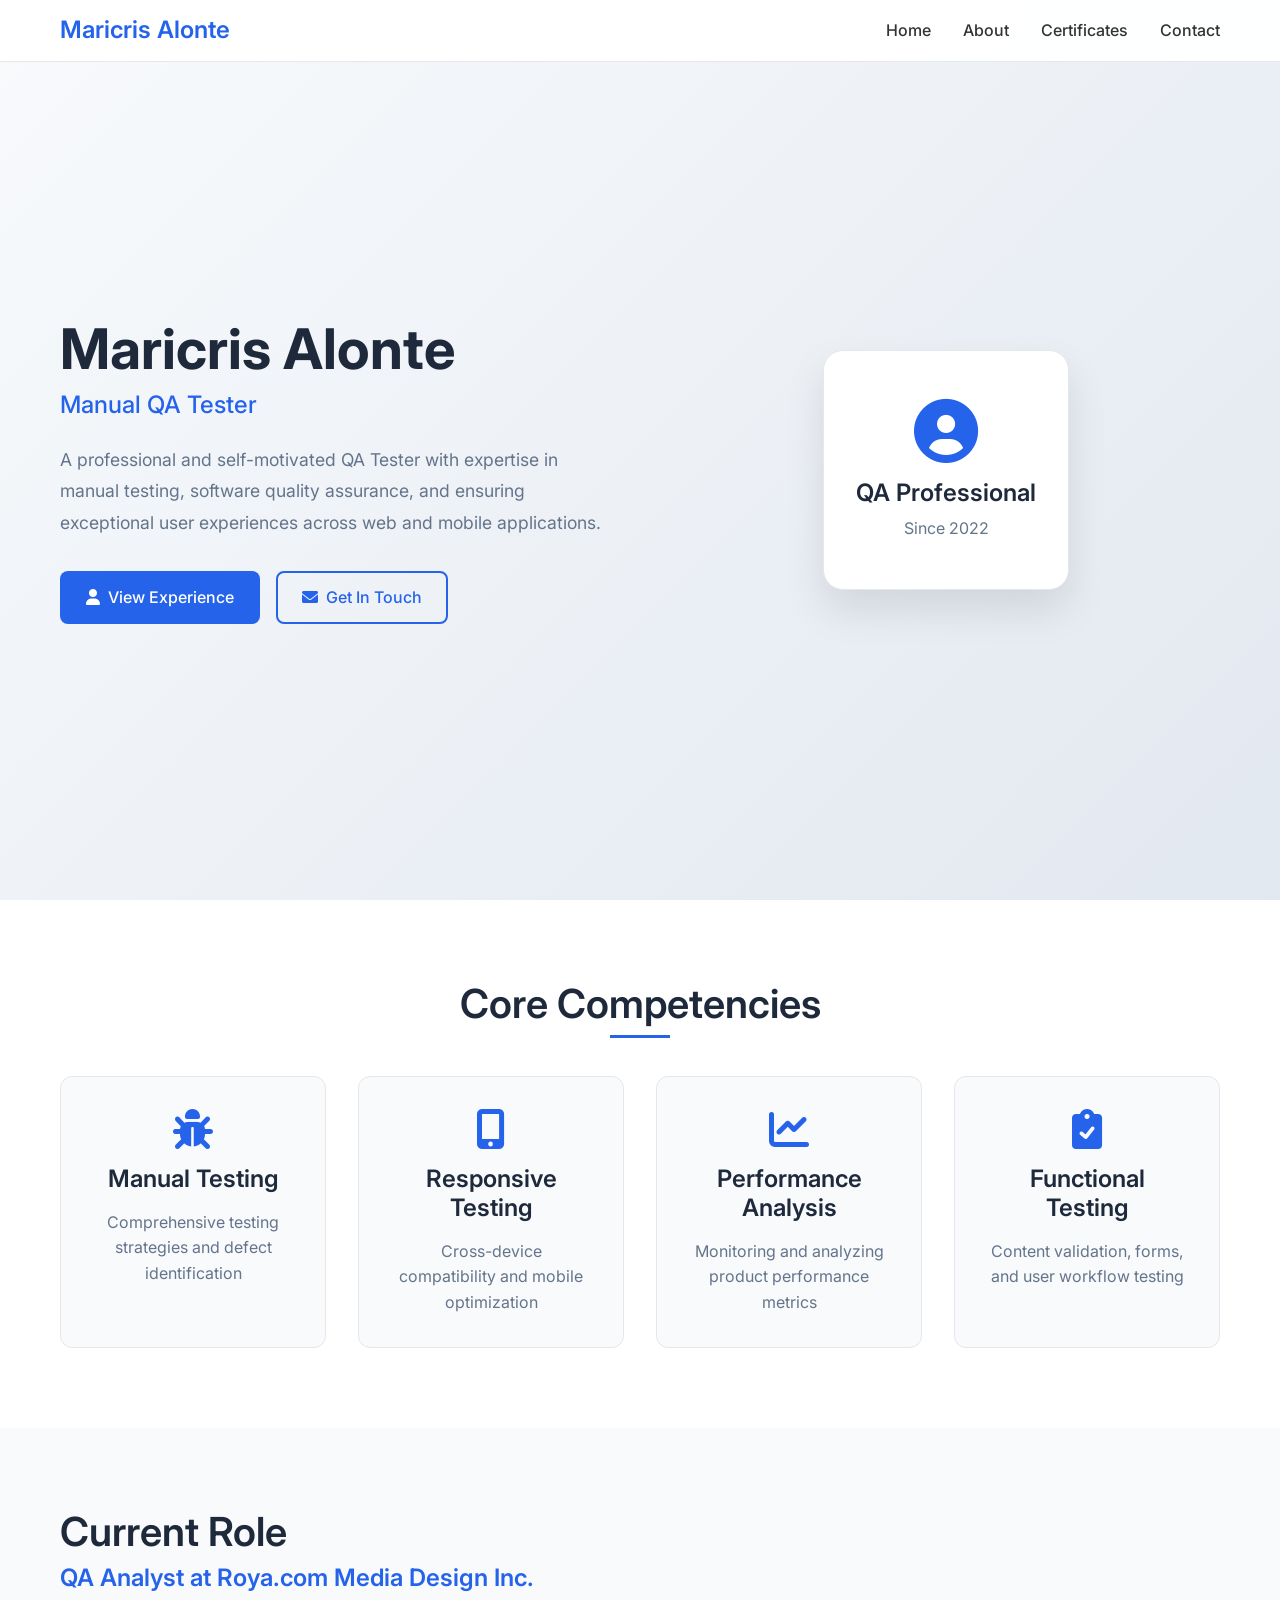
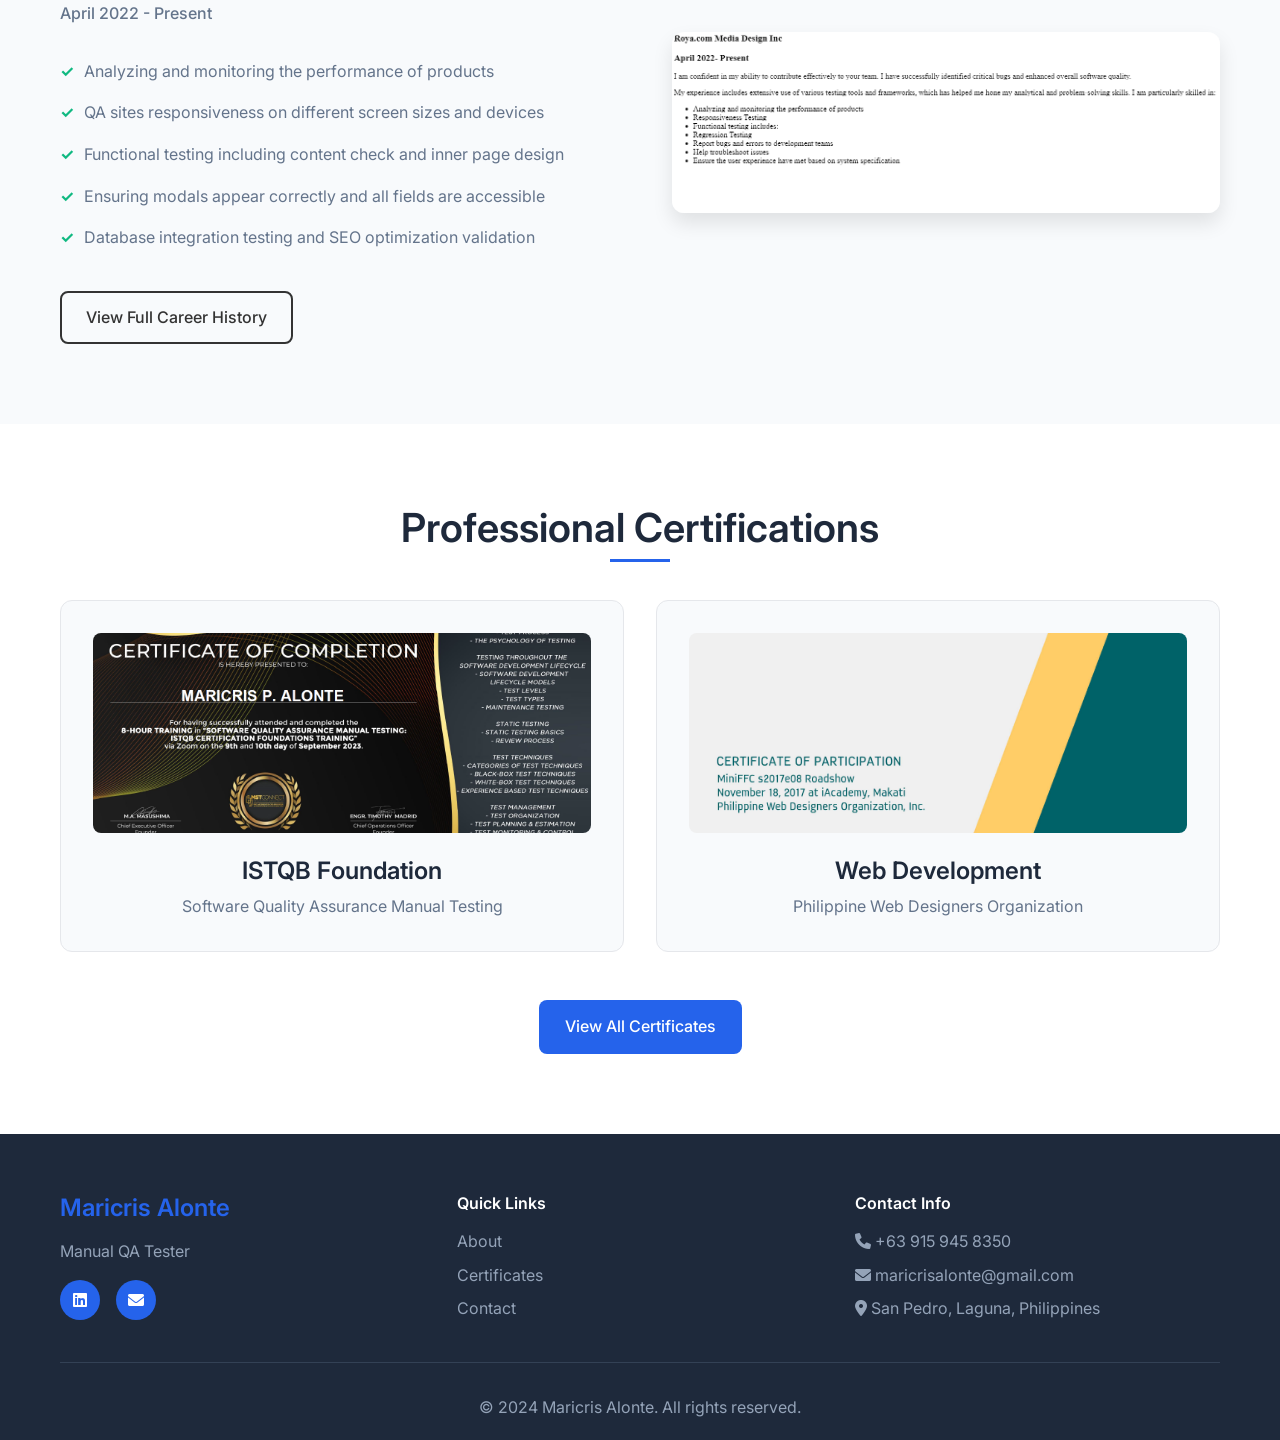
<file: index.html>
<!DOCTYPE html>
<html lang="en">
<head>
    <meta charset="UTF-8">
    <meta name="viewport" content="width=device-width, initial-scale=1.0">
    <title>Maricris Alonte - QA Analyst Portfolio</title>
    <meta name="description" content="Professional QA Analyst with expertise in manual testing, software quality assurance, and test automation. View my portfolio and experience.">
    <link rel="stylesheet" href="assets/styles.css">
    <link href="https://fonts.googleapis.com/css2?family=Inter:wght@300;400;500;600;700&display=swap" rel="stylesheet">
    <link rel="stylesheet" href="https://cdnjs.cloudflare.com/ajax/libs/font-awesome/6.0.0/css/all.min.css">
</head>
<body>
    <!-- Navigation -->
    <nav class="navbar">
        <div class="nav-container">
            <div class="nav-logo">
                <h2>Maricris Alonte</h2>
            </div>
            <ul class="nav-menu">
                <li class="nav-item">
                    <a href="#home" class="nav-link">Home</a>
                </li>
                <li class="nav-item">
                    <a href="public/about.html" class="nav-link">About</a>
                </li>
                <li class="nav-item">
                    <a href="public/certificates.html" class="nav-link">Certificates</a>
                </li>
                <li class="nav-item">
                    <a href="public/contact.html" class="nav-link">Contact</a>
                </li>
            </ul>
            <div class="hamburger">
                <span class="bar"></span>
                <span class="bar"></span>
                <span class="bar"></span>
            </div>
        </div>
    </nav>

    <!-- Hero Section -->
    <section id="home" class="hero">
        <div class="hero-container">
            <div class="hero-content">
                <h1 class="hero-title">Maricris Alonte</h1>
                <h2 class="hero-subtitle">Manual QA Tester</h2>
                <p class="hero-description">
                    A professional and self-motivated QA Tester with expertise in manual testing, 
                    software quality assurance, and ensuring exceptional user experiences across 
                    web and mobile applications.
                </p>
                <div class="hero-buttons">
                    <a href="public/about.html" class="btn btn-primary">
                        <i class="fas fa-user"></i> View Experience
                    </a>
                    <a href="public/contact.html" class="btn btn-secondary">
                        <i class="fas fa-envelope"></i> Get In Touch
                    </a>
                </div>
            </div>
            <div class="hero-image">
                <div class="profile-card">
                    <i class="fas fa-user-circle profile-icon"></i>
                    <h3>QA Professional</h3>
                    <p>Since 2022</p>
                </div>
            </div>
        </div>
    </section>

    <!-- Skills Preview -->
    <section class="skills-preview">
        <div class="container">
            <h2 class="section-title">Core Competencies</h2>
            <div class="skills-grid">
                <div class="skill-card">
                    <i class="fas fa-bug"></i>
                    <h3>Manual Testing</h3>
                    <p>Comprehensive testing strategies and defect identification</p>
                </div>
                <div class="skill-card">
                    <i class="fas fa-mobile-alt"></i>
                    <h3>Responsive Testing</h3>
                    <p>Cross-device compatibility and mobile optimization</p>
                </div>
                <div class="skill-card">
                    <i class="fas fa-chart-line"></i>
                    <h3>Performance Analysis</h3>
                    <p>Monitoring and analyzing product performance metrics</p>
                </div>
                <div class="skill-card">
                    <i class="fas fa-clipboard-check"></i>
                    <h3>Functional Testing</h3>
                    <p>Content validation, forms, and user workflow testing</p>
                </div>
            </div>
        </div>
    </section>

    <!-- Experience Highlight -->
    <section class="experience-highlight">
        <div class="container">
            <div class="experience-content">
                <div class="experience-text">
                    <h2>Current Role</h2>
                    <h3>QA Analyst at Roya.com Media Design Inc.</h3>
                    <p class="experience-date">April 2022 - Present</p>
                    <ul class="experience-list">
                        <li>Analyzing and monitoring the performance of products</li>
                        <li>QA sites responsiveness on different screen sizes and devices</li>
                        <li>Functional testing including content check and inner page design</li>
                        <li>Ensuring modals appear correctly and all fields are accessible</li>
                        <li>Database integration testing and SEO optimization validation</li>
                    </ul>
                    <a href="public/about.html" class="btn btn-outline">View Full Career History</a>
                </div>
                <div class="experience-image">
                    <img src="assets/images/career.png" alt="Career History" class="career-img">
                </div>
            </div>
        </div>
    </section>

    <!-- Certificates Preview -->
    <section class="certificates-preview">
        <div class="container">
            <h2 class="section-title">Professional Certifications</h2>
            <div class="certificates-grid">
                <div class="cert-card">
                    <img src="assets/images/mstconnect.png" alt="ISTQB Certification" class="cert-image">
                    <h3>ISTQB Foundation</h3>
                    <p>Software Quality Assurance Manual Testing</p>
                </div>
                <div class="cert-card">
                    <img src="assets/images/miniFFC.png" alt="MiniFCC Certificate" class="cert-image">
                    <h3>Web Development</h3>
                    <p>Philippine Web Designers Organization</p>
                </div>
            </div>
            <div class="certificates-link">
                <a href="public/certificates.html" class="btn btn-primary">View All Certificates</a>
            </div>
        </div>
    </section>

    <!-- Footer -->
    <footer class="footer">
        <div class="container">
            <div class="footer-content">
                <div class="footer-section">
                    <h3>Maricris Alonte</h3>
                    <p>Manual QA Tester</p>
                    <div class="social-links">
                        <a href="https://www.linkedin.com/in/maricrisalonte/" target="_blank">
                            <i class="fab fa-linkedin"></i>
                        </a>
                        <a href="mailto:maricrisalonte@gmail.com">
                            <i class="fas fa-envelope"></i>
                        </a>
                    </div>
                </div>
                <div class="footer-section">
                    <h4>Quick Links</h4>
                    <ul class="footer-links">
                        <li><a href="public/about.html">About</a></li>
                        <li><a href="public/certificates.html">Certificates</a></li>
                        <li><a href="public/contact.html">Contact</a></li>
                    </ul>
                </div>
                <div class="footer-section">
                    <h4>Contact Info</h4>
                    <p><i class="fas fa-phone"></i> +63 915 945 8350</p>
                    <p><i class="fas fa-envelope"></i> maricrisalonte@gmail.com</p>
                    <p><i class="fas fa-map-marker-alt"></i> San Pedro, Laguna, Philippines</p>
                </div>
            </div>
            <div class="footer-bottom">
                <p>&copy; 2024 Maricris Alonte. All rights reserved.</p>
            </div>
        </div>
    </footer>

    <script src="assets/script.js"></script>
</body>
</html>
</file>
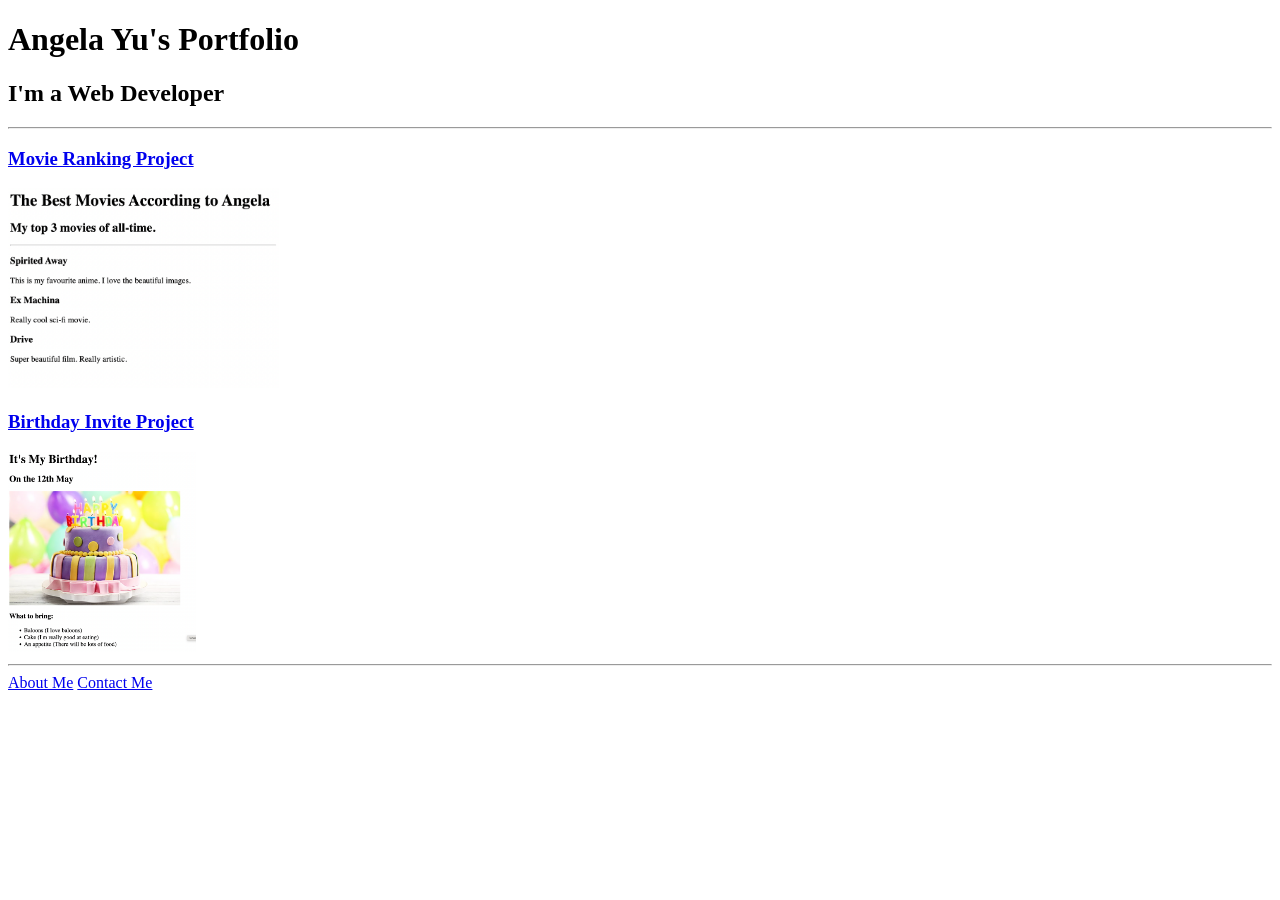
<file: solution.html>
<!DOCTYPE html>
<html lang="en">

<head>
  <meta charset="UTF-8">
  <title>Angela's Portfolio</title>
</head>

<body>
  <h1>Angela Yu's Portfolio</h1>
  <h2>I'm a Web Developer</h2>
  <hr />
  <h3><a href="./public/movie-ranking.html">Movie Ranking Project</a></h3>
  <img src="./assets/images/movie-ranking.png" height="200" alt="movie ranking project preview"/>
  <h3><a href="./public/birthday-invite.html">Birthday Invite Project</a></h3>
  <img src="./assets/images/birthday-invite.png" height="200" alt="birthday invite project preview"/>
  <hr />
  <a href="./public/about.html">About Me</a>
  <a href="./public/contact.html">Contact Me</a>
</body>

</html>
</file>
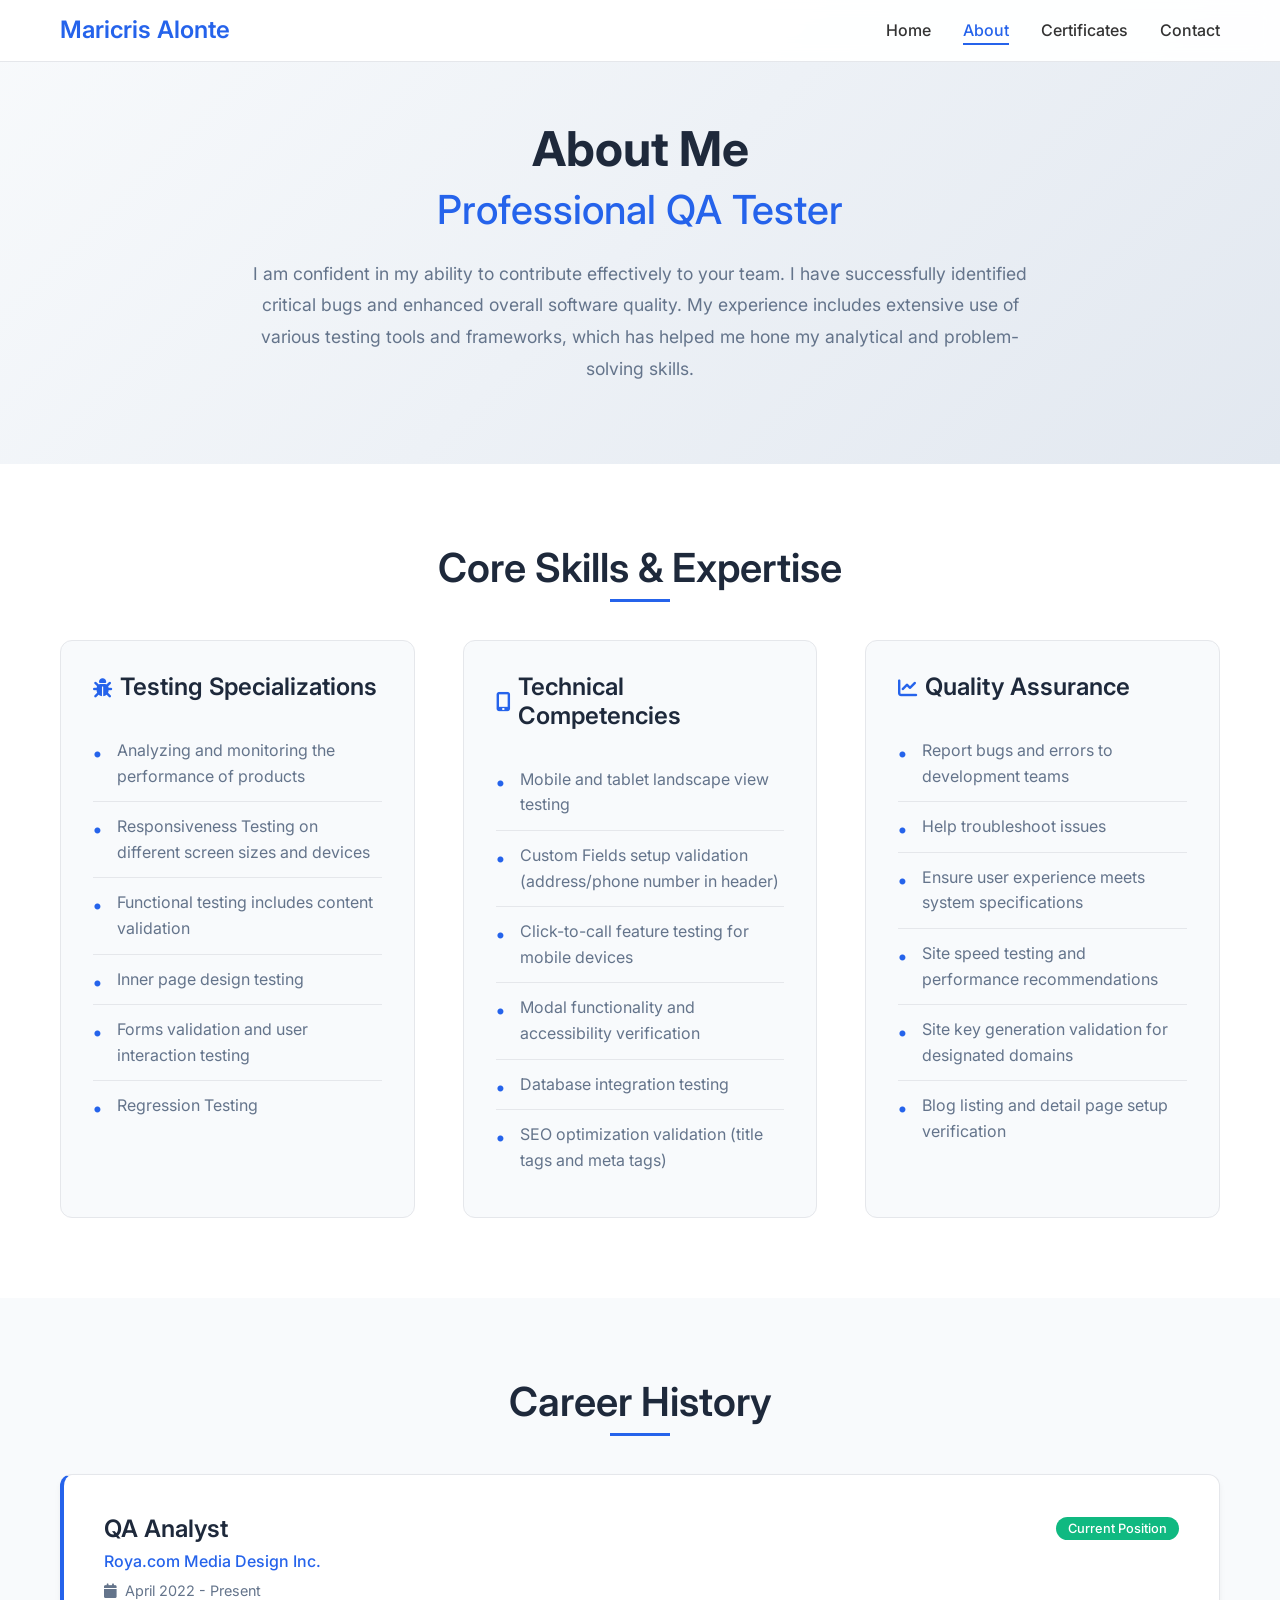
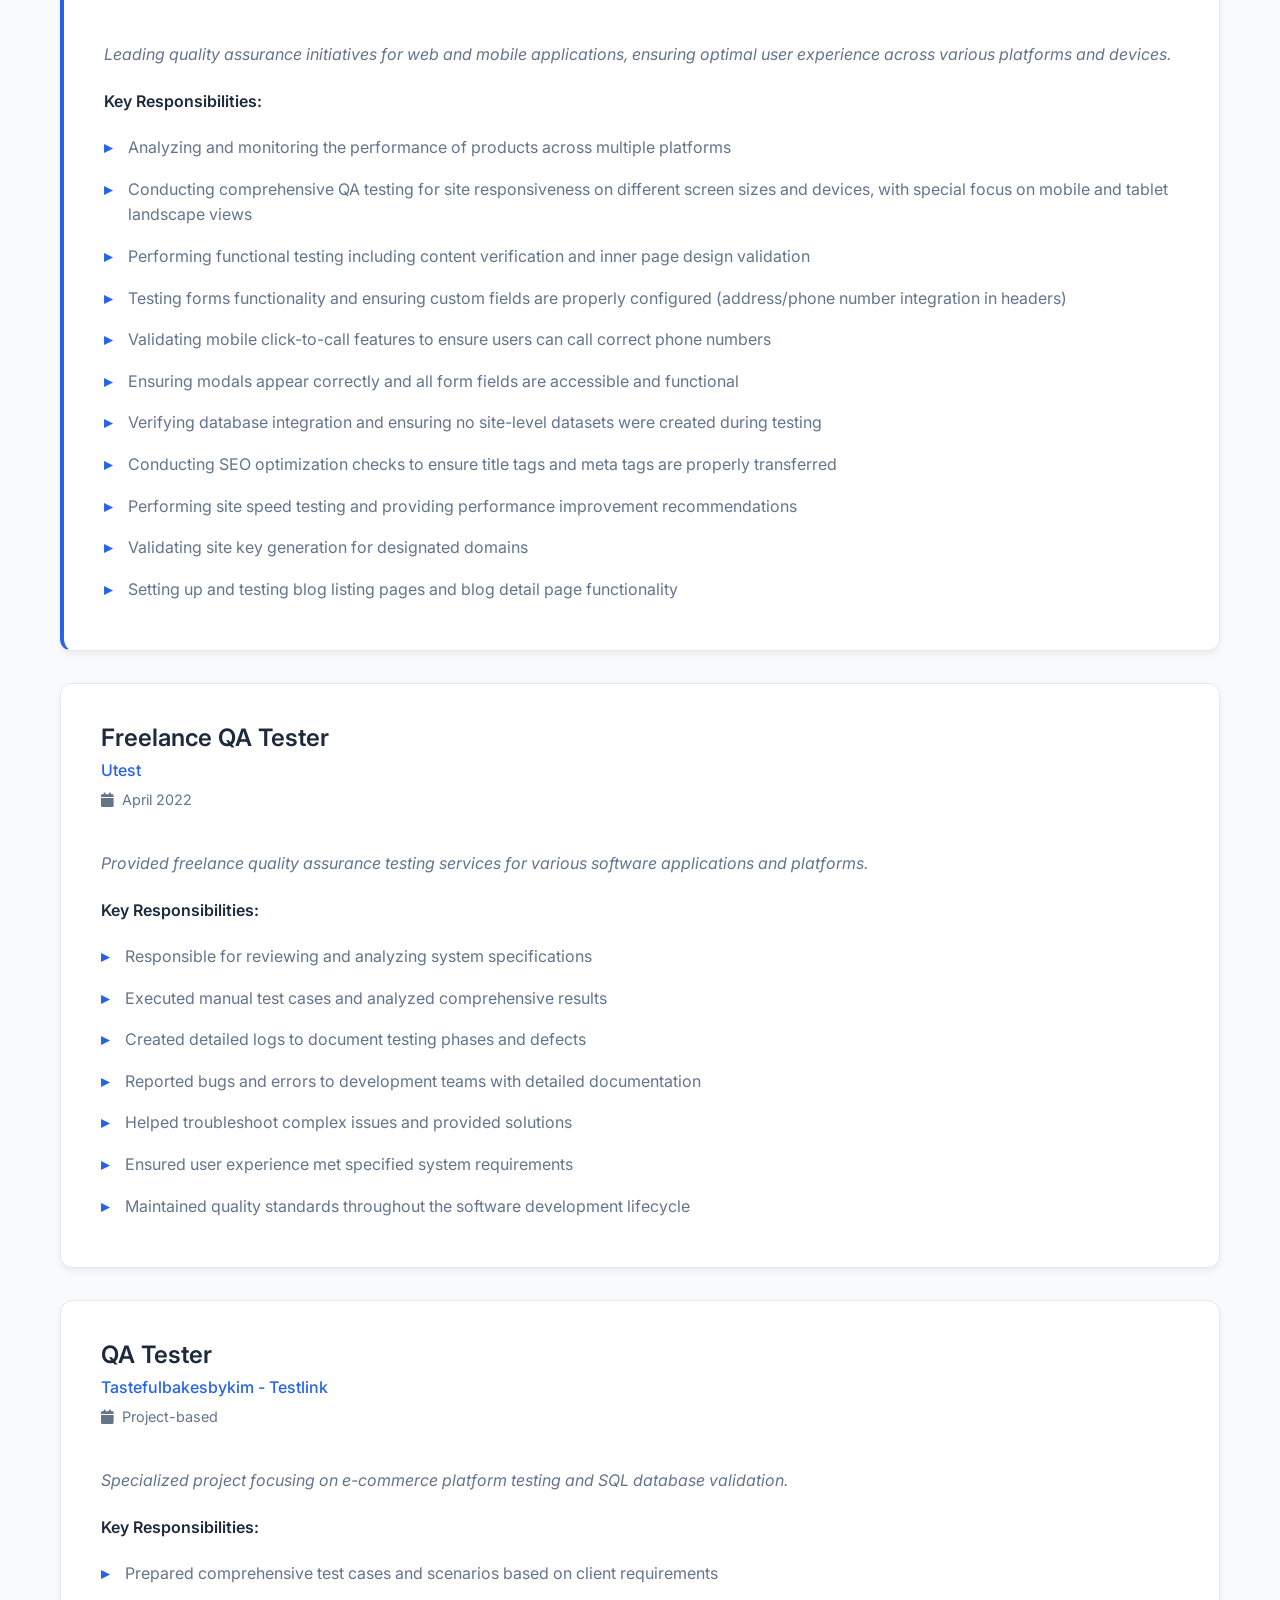
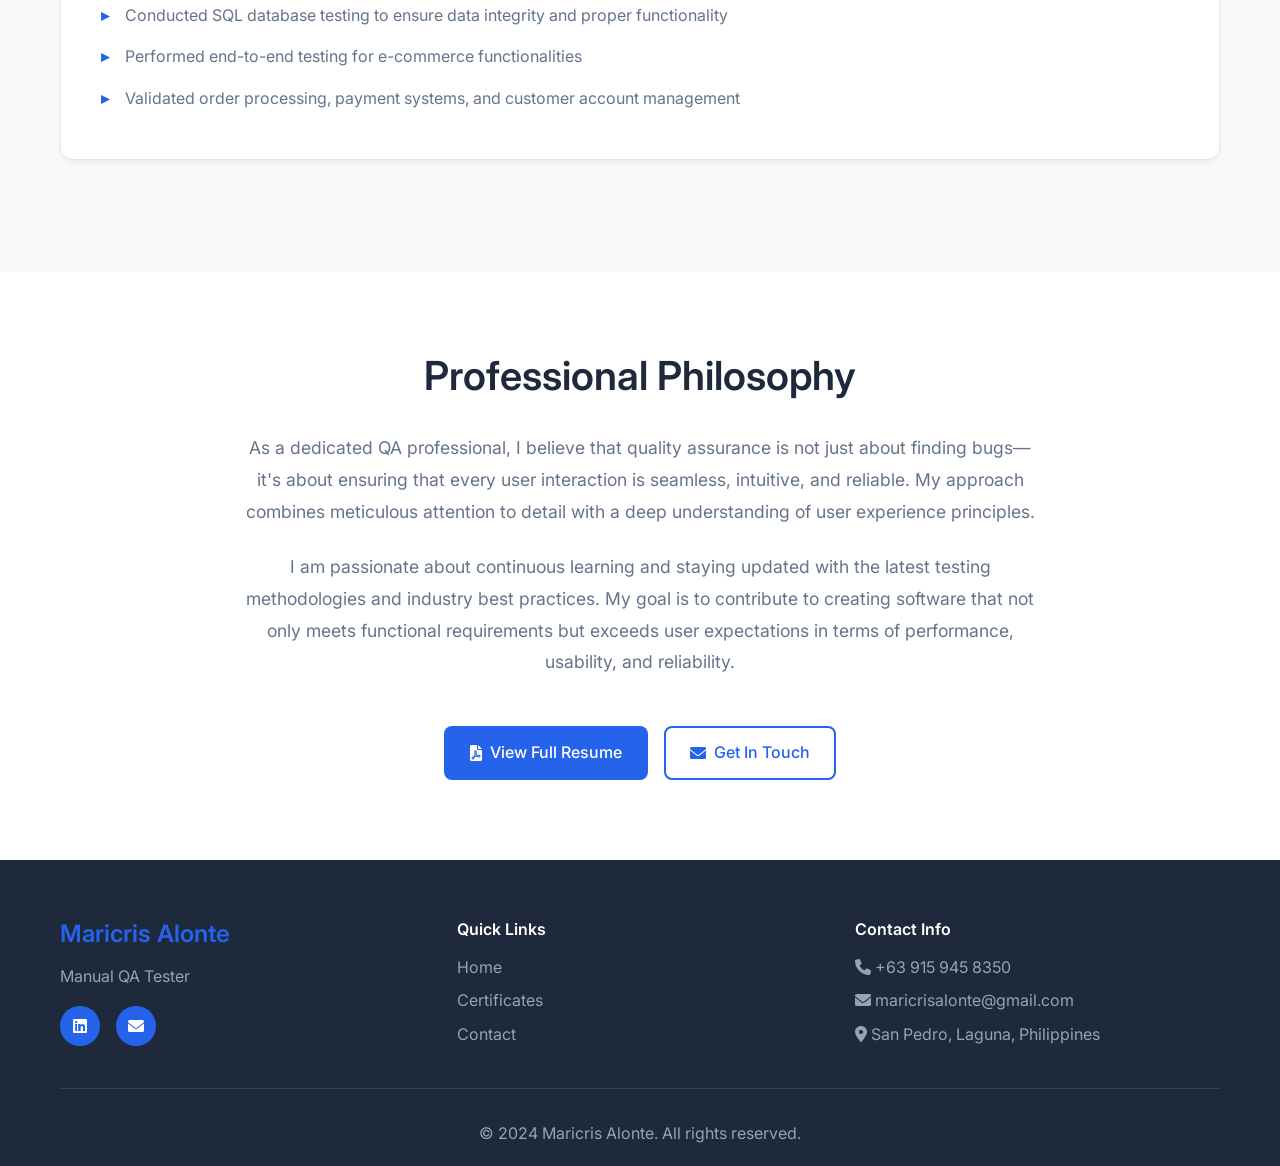
<file: public/about.html>
<!DOCTYPE html>
<html lang="en">
<head>
    <meta charset="UTF-8">
    <meta name="viewport" content="width=device-width, initial-scale=1.0">
    <title>About - Maricris Alonte</title>
    <link rel="stylesheet" href="../assets/styles.css">
    <link href="https://fonts.googleapis.com/css2?family=Inter:wght@300;400;500;600;700&display=swap" rel="stylesheet">
    <link rel="stylesheet" href="https://cdnjs.cloudflare.com/ajax/libs/font-awesome/6.0.0/css/all.min.css">
</head>
<body>
    <!-- Navigation -->
    <nav class="navbar">
        <div class="nav-container">
            <div class="nav-logo">
                <h2><a href="../index.html" style="text-decoration: none; color: inherit;">Maricris Alonte</a></h2>
            </div>
            <ul class="nav-menu">
                <li class="nav-item">
                    <a href="../index.html" class="nav-link">Home</a>
                </li>
                <li class="nav-item">
                    <a href="about.html" class="nav-link active">About</a>
                </li>
                <li class="nav-item">
                    <a href="certificates.html" class="nav-link">Certificates</a>
                </li>
                <li class="nav-item">
                    <a href="contact.html" class="nav-link">Contact</a>
                </li>
            </ul>
            <div class="hamburger">
                <span class="bar"></span>
                <span class="bar"></span>
                <span class="bar"></span>
            </div>
        </div>
    </nav>

    <!-- About Hero Section -->
    <section class="about-hero">
        <div class="container">
            <div class="about-hero-content">
                <h1>About Me</h1>
                <h2>Professional QA Tester</h2>
                <p class="about-intro">
                    I am confident in my ability to contribute effectively to your team. I have successfully 
                    identified critical bugs and enhanced overall software quality. My experience includes 
                    extensive use of various testing tools and frameworks, which has helped me hone my 
                    analytical and problem-solving skills.
                </p>
            </div>
        </div>
    </section>

    <!-- Skills Section -->
    <section class="skills-section">
        <div class="container">
            <h2 class="section-title">Core Skills & Expertise</h2>
            <div class="skills-detailed">
                <div class="skill-category">
                    <h3><i class="fas fa-bug"></i> Testing Specializations</h3>
                    <ul class="skills-list">
                        <li>Analyzing and monitoring the performance of products</li>
                        <li>Responsiveness Testing on different screen sizes and devices</li>
                        <li>Functional testing includes content validation</li>
                        <li>Inner page design testing</li>
                        <li>Forms validation and user interaction testing</li>
                        <li>Regression Testing</li>
                    </ul>
                </div>
                
                <div class="skill-category">
                    <h3><i class="fas fa-mobile-alt"></i> Technical Competencies</h3>
                    <ul class="skills-list">
                        <li>Mobile and tablet landscape view testing</li>
                        <li>Custom Fields setup validation (address/phone number in header)</li>
                        <li>Click-to-call feature testing for mobile devices</li>
                        <li>Modal functionality and accessibility verification</li>
                        <li>Database integration testing</li>
                        <li>SEO optimization validation (title tags and meta tags)</li>
                    </ul>
                </div>

                <div class="skill-category">
                    <h3><i class="fas fa-chart-line"></i> Quality Assurance</h3>
                    <ul class="skills-list">
                        <li>Report bugs and errors to development teams</li>
                        <li>Help troubleshoot issues</li>
                        <li>Ensure user experience meets system specifications</li>
                        <li>Site speed testing and performance recommendations</li>
                        <li>Site key generation validation for designated domains</li>
                        <li>Blog listing and detail page setup verification</li>
                    </ul>
                </div>
            </div>
        </div>
    </section>

    <!-- Career History Section -->
    <section class="career-section">
        <div class="container">
            <h2 class="section-title">Career History</h2>
            
            <!-- Current Position -->
            <div class="job-card current">
                <div class="job-header">
                    <div class="job-info">
                        <h3>QA Analyst</h3>
                        <h4>Roya.com Media Design Inc.</h4>
                        <p class="job-date"><i class="fas fa-calendar"></i> April 2022 - Present</p>
                    </div>
                    <div class="job-status">
                        <span class="status-badge current">Current Position</span>
                    </div>
                </div>
                
                <div class="job-description">
                    <p>Leading quality assurance initiatives for web and mobile applications, ensuring optimal user experience across various platforms and devices.</p>
                    
                    <h5>Key Responsibilities:</h5>
                    <ul class="job-responsibilities">
                        <li>Analyzing and monitoring the performance of products across multiple platforms</li>
                        <li>Conducting comprehensive QA testing for site responsiveness on different screen sizes and devices, with special focus on mobile and tablet landscape views</li>
                        <li>Performing functional testing including content verification and inner page design validation</li>
                        <li>Testing forms functionality and ensuring custom fields are properly configured (address/phone number integration in headers)</li>
                        <li>Validating mobile click-to-call features to ensure users can call correct phone numbers</li>
                        <li>Ensuring modals appear correctly and all form fields are accessible and functional</li>
                        <li>Verifying database integration and ensuring no site-level datasets were created during testing</li>
                        <li>Conducting SEO optimization checks to ensure title tags and meta tags are properly transferred</li>
                        <li>Performing site speed testing and providing performance improvement recommendations</li>
                        <li>Validating site key generation for designated domains</li>
                        <li>Setting up and testing blog listing pages and blog detail page functionality</li>
                    </ul>
                </div>
            </div>

            <!-- Freelance Experience -->
            <div class="job-card">
                <div class="job-header">
                    <div class="job-info">
                        <h3>Freelance QA Tester</h3>
                        <h4>Utest</h4>
                        <p class="job-date"><i class="fas fa-calendar"></i> April 2022</p>
                    </div>
                </div>
                
                <div class="job-description">
                    <p>Provided freelance quality assurance testing services for various software applications and platforms.</p>
                    
                    <h5>Key Responsibilities:</h5>
                    <ul class="job-responsibilities">
                        <li>Responsible for reviewing and analyzing system specifications</li>
                        <li>Executed manual test cases and analyzed comprehensive results</li>
                        <li>Created detailed logs to document testing phases and defects</li>
                        <li>Reported bugs and errors to development teams with detailed documentation</li>
                        <li>Helped troubleshoot complex issues and provided solutions</li>
                        <li>Ensured user experience met specified system requirements</li>
                        <li>Maintained quality standards throughout the software development lifecycle</li>
                    </ul>
                </div>
            </div>

            <!-- Additional Project -->
            <div class="job-card">
                <div class="job-header">
                    <div class="job-info">
                        <h3>QA Tester</h3>
                        <h4>Tastefulbakesbykim - Testlink</h4>
                        <p class="job-date"><i class="fas fa-calendar"></i> Project-based</p>
                    </div>
                </div>
                
                <div class="job-description">
                    <p>Specialized project focusing on e-commerce platform testing and SQL database validation.</p>
                    
                    <h5>Key Responsibilities:</h5>
                    <ul class="job-responsibilities">
                        <li>Prepared comprehensive test cases and scenarios based on client requirements</li>
                        <li>Conducted SQL database testing to ensure data integrity and proper functionality</li>
                        <li>Performed end-to-end testing for e-commerce functionalities</li>
                        <li>Validated order processing, payment systems, and customer account management</li>
                    </ul>
                </div>
            </div>
        </div>
    </section>

    <!-- Professional Philosophy -->
    <section class="philosophy-section">
        <div class="container">
            <div class="philosophy-content">
                <h2>Professional Philosophy</h2>
                <div class="philosophy-text">
                    <p>
                        As a dedicated QA professional, I believe that quality assurance is not just about finding bugs—it's about 
                        ensuring that every user interaction is seamless, intuitive, and reliable. My approach combines meticulous 
                        attention to detail with a deep understanding of user experience principles.
                    </p>
                    <p>
                        I am passionate about continuous learning and staying updated with the latest testing methodologies and 
                        industry best practices. My goal is to contribute to creating software that not only meets functional 
                        requirements but exceeds user expectations in terms of performance, usability, and reliability.
                    </p>
                </div>
                <div class="cta-section">
                    <a href="my-resume.html" class="btn btn-primary">
                        <i class="fas fa-file-pdf"></i> View Full Resume
                    </a>
                    <a href="contact.html" class="btn btn-secondary">
                        <i class="fas fa-envelope"></i> Get In Touch
                    </a>
                </div>
            </div>
        </div>
    </section>

    <!-- Footer -->
    <footer class="footer">
        <div class="container">
            <div class="footer-content">
                <div class="footer-section">
                    <h3>Maricris Alonte</h3>
                    <p>Manual QA Tester</p>
                    <div class="social-links">
                        <a href="https://www.linkedin.com/in/maricrisalonte/" target="_blank">
                            <i class="fab fa-linkedin"></i>
                        </a>
                        <a href="mailto:maricrisalonte@gmail.com">
                            <i class="fas fa-envelope"></i>
                        </a>
                    </div>
                </div>
                <div class="footer-section">
                    <h4>Quick Links</h4>
                    <ul class="footer-links">
                        <li><a href="../index.html">Home</a></li>
                        <li><a href="certificates.html">Certificates</a></li>
                        <li><a href="contact.html">Contact</a></li>
                    </ul>
                </div>
                <div class="footer-section">
                    <h4>Contact Info</h4>
                    <p><i class="fas fa-phone"></i> +63 915 945 8350</p>
                    <p><i class="fas fa-envelope"></i> maricrisalonte@gmail.com</p>
                    <p><i class="fas fa-map-marker-alt"></i> San Pedro, Laguna, Philippines</p>
                </div>
            </div>
            <div class="footer-bottom">
                <p>&copy; 2024 Maricris Alonte. All rights reserved.</p>
            </div>
        </div>
    </footer>

    <script src="../assets/script.js"></script>
</body>
</html>
</file>
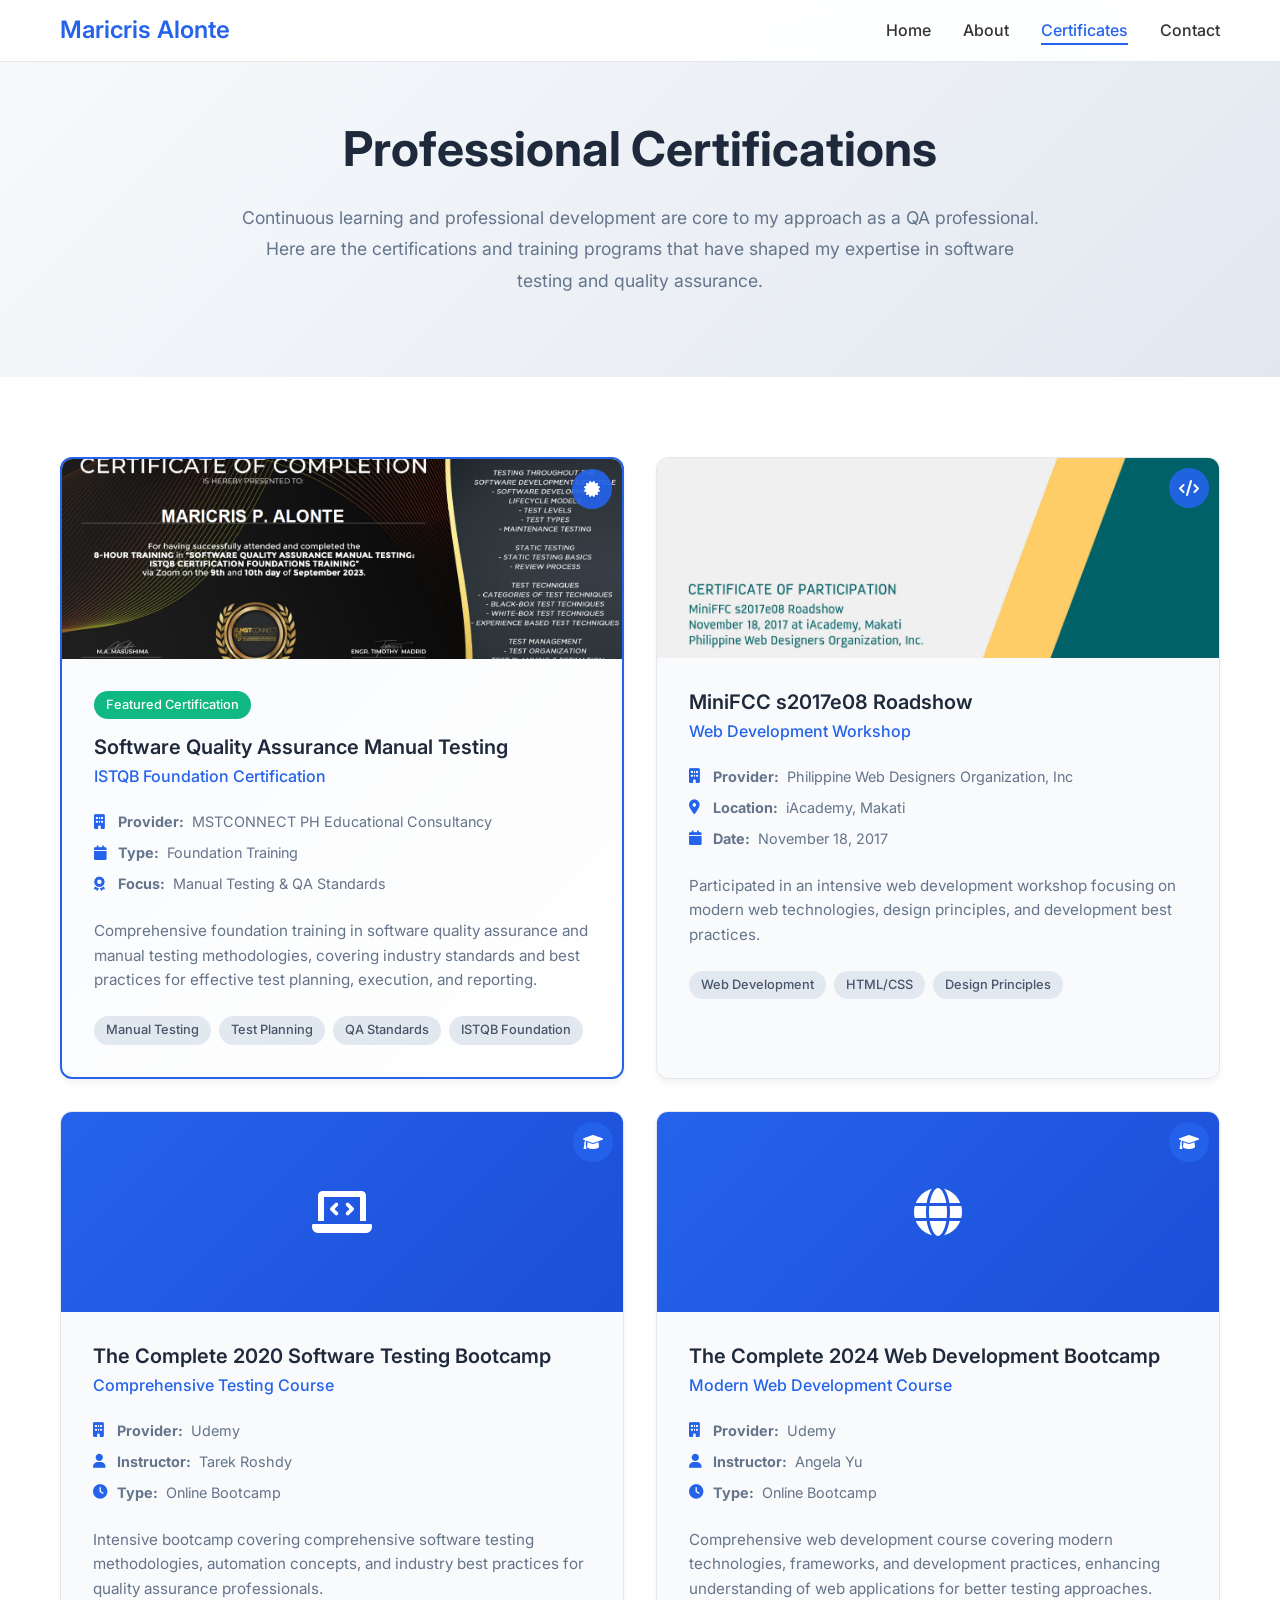
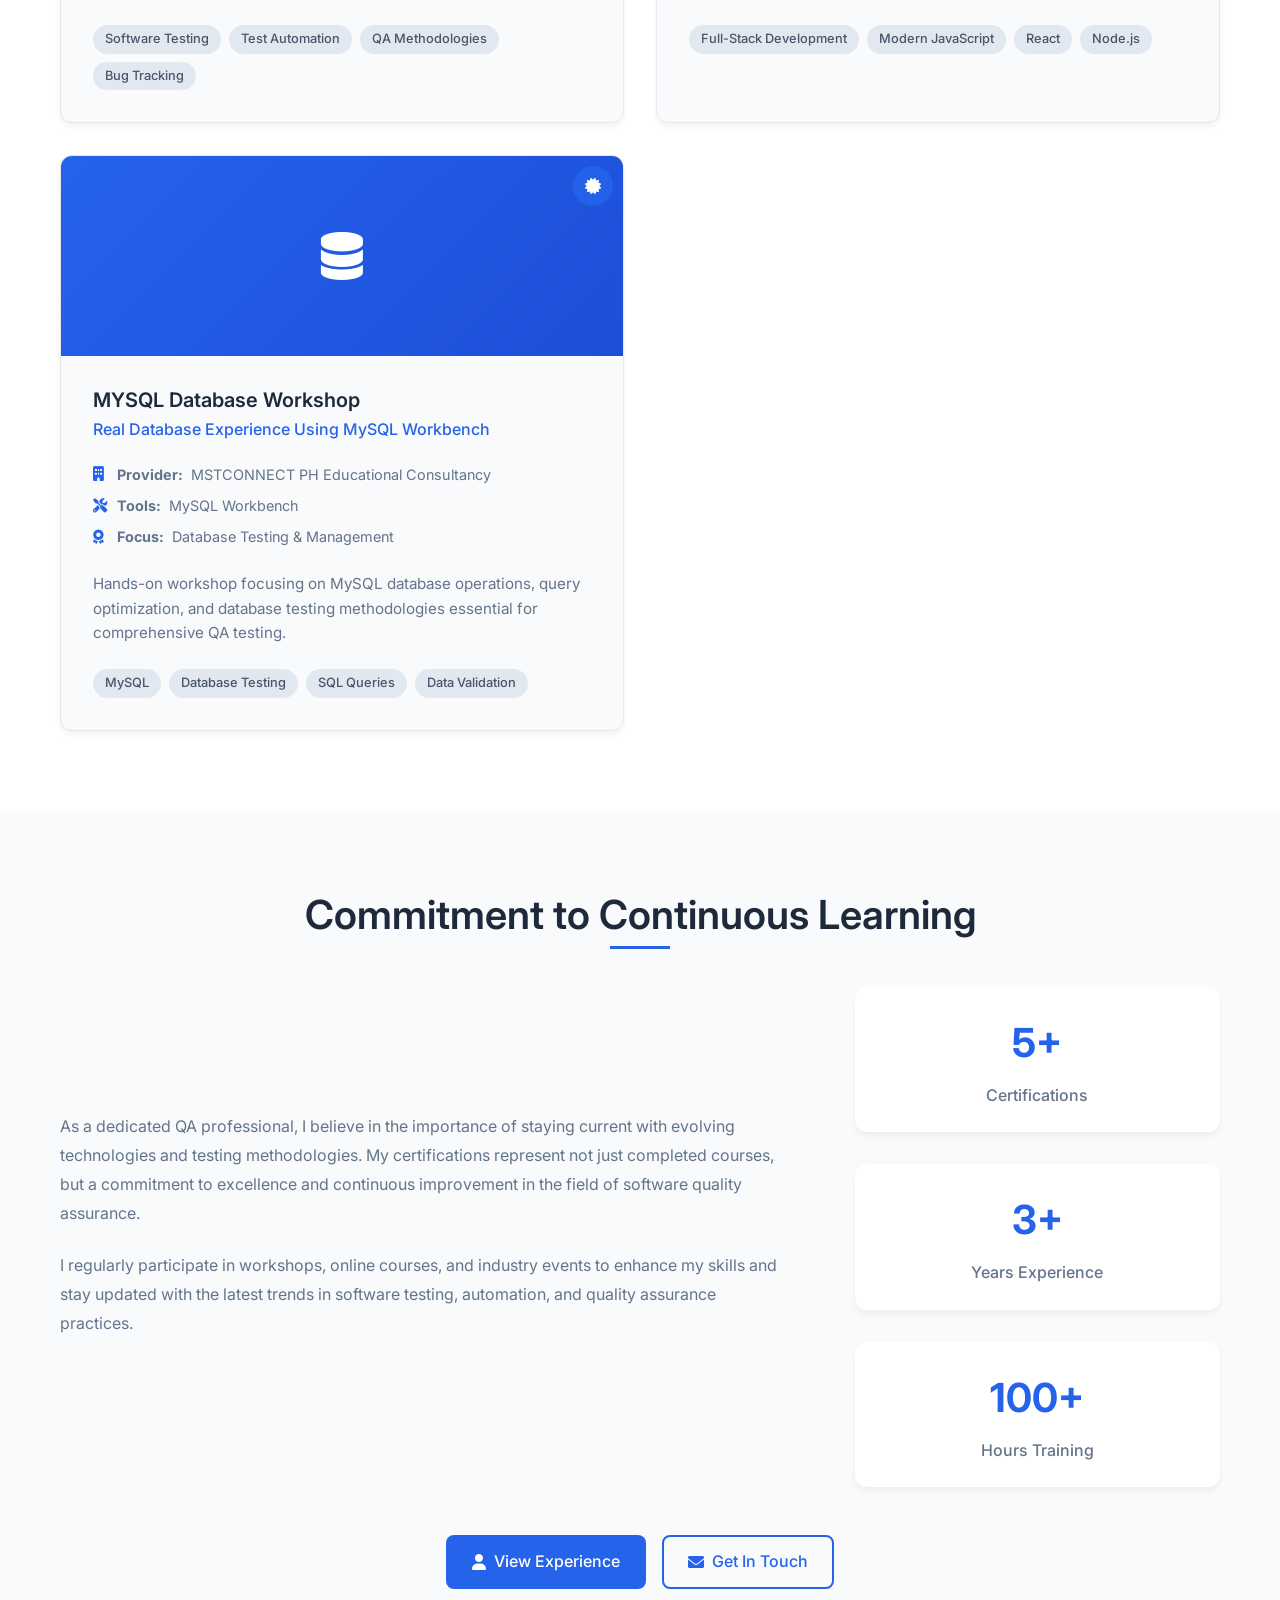
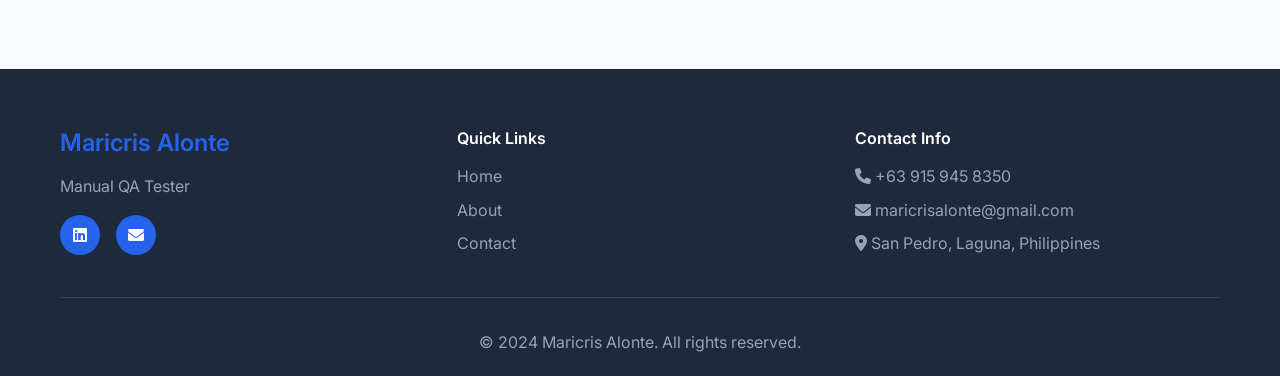
<file: public/certificates.html>
<!DOCTYPE html>
<html lang="en">
<head>
    <meta charset="UTF-8">
    <meta name="viewport" content="width=device-width, initial-scale=1.0">
    <title>Certificates - Maricris Alonte</title>
    <link rel="stylesheet" href="../assets/styles.css">
    <link href="https://fonts.googleapis.com/css2?family=Inter:wght@300;400;500;600;700&display=swap" rel="stylesheet">
    <link rel="stylesheet" href="https://cdnjs.cloudflare.com/ajax/libs/font-awesome/6.0.0/css/all.min.css">
</head>
<body>
    <!-- Navigation -->
    <nav class="navbar">
        <div class="nav-container">
            <div class="nav-logo">
                <h2><a href="../index.html" style="text-decoration: none; color: inherit;">Maricris Alonte</a></h2>
            </div>
            <ul class="nav-menu">
                <li class="nav-item">
                    <a href="../index.html" class="nav-link">Home</a>
                </li>
                <li class="nav-item">
                    <a href="about.html" class="nav-link">About</a>
                </li>
                <li class="nav-item">
                    <a href="certificates.html" class="nav-link active">Certificates</a>
                </li>
                <li class="nav-item">
                    <a href="contact.html" class="nav-link">Contact</a>
                </li>
            </ul>
            <div class="hamburger">
                <span class="bar"></span>
                <span class="bar"></span>
                <span class="bar"></span>
            </div>
        </div>
    </nav>

    <!-- Certificates Hero Section -->
    <section class="certificates-hero">
        <div class="container">
            <div class="certificates-hero-content">
                <h1>Professional Certifications</h1>
                <p class="certificates-intro">
                    Continuous learning and professional development are core to my approach as a QA professional. 
                    Here are the certifications and training programs that have shaped my expertise in software testing 
                    and quality assurance.
                </p>
            </div>
        </div>
    </section>

    <!-- Certifications Section -->
    <section class="certifications-section">
        <div class="container">
            <div class="certifications-grid">
                
                <!-- ISTQB Certification -->
                <div class="certification-card featured">
                    <div class="cert-image-container">
                        <img src="../assets/images/mstconnect.png" alt="ISTQB Certification" class="cert-img">
                        <div class="cert-overlay">
                            <i class="fas fa-certificate"></i>
                        </div>
                    </div>
                    <div class="cert-content">
                        <div class="cert-badge">Featured Certification</div>
                        <h3>Software Quality Assurance Manual Testing</h3>
                        <h4>ISTQB Foundation Certification</h4>
                        <div class="cert-details">
                            <p><i class="fas fa-building"></i> <strong>Provider:</strong> MSTCONNECT PH Educational Consultancy</p>
                            <p><i class="fas fa-calendar"></i> <strong>Type:</strong> Foundation Training</p>
                            <p><i class="fas fa-award"></i> <strong>Focus:</strong> Manual Testing & QA Standards</p>
                        </div>
                        <div class="cert-description">
                            <p>Comprehensive foundation training in software quality assurance and manual testing methodologies, 
                            covering industry standards and best practices for effective test planning, execution, and reporting.</p>
                        </div>
                        <div class="cert-skills">
                            <span class="skill-tag">Manual Testing</span>
                            <span class="skill-tag">Test Planning</span>
                            <span class="skill-tag">QA Standards</span>
                            <span class="skill-tag">ISTQB Foundation</span>
                        </div>
                    </div>
                </div>

                <!-- Web Development Certification -->
                <div class="certification-card">
                    <div class="cert-image-container">
                        <img src="../assets/images/miniFFC.png" alt="MiniFCC Certificate" class="cert-img">
                        <div class="cert-overlay">
                            <i class="fas fa-code"></i>
                        </div>
                    </div>
                    <div class="cert-content">
                        <h3>MiniFCC s2017e08 Roadshow</h3>
                        <h4>Web Development Workshop</h4>
                        <div class="cert-details">
                            <p><i class="fas fa-building"></i> <strong>Provider:</strong> Philippine Web Designers Organization, Inc</p>
                            <p><i class="fas fa-map-marker-alt"></i> <strong>Location:</strong> iAcademy, Makati</p>
                            <p><i class="fas fa-calendar"></i> <strong>Date:</strong> November 18, 2017</p>
                        </div>
                        <div class="cert-description">
                            <p>Participated in an intensive web development workshop focusing on modern web technologies, 
                            design principles, and development best practices.</p>
                        </div>
                        <div class="cert-skills">
                            <span class="skill-tag">Web Development</span>
                            <span class="skill-tag">HTML/CSS</span>
                            <span class="skill-tag">Design Principles</span>
                        </div>
                    </div>
                </div>

                <!-- Software Testing Bootcamp -->
                <div class="certification-card">
                    <div class="cert-image-container">
                        <div class="cert-placeholder">
                            <i class="fas fa-laptop-code"></i>
                        </div>
                        <div class="cert-overlay">
                            <i class="fas fa-graduation-cap"></i>
                        </div>
                    </div>
                    <div class="cert-content">
                        <h3>The Complete 2020 Software Testing Bootcamp</h3>
                        <h4>Comprehensive Testing Course</h4>
                        <div class="cert-details">
                            <p><i class="fas fa-building"></i> <strong>Provider:</strong> Udemy</p>
                            <p><i class="fas fa-user"></i> <strong>Instructor:</strong> Tarek Roshdy</p>
                            <p><i class="fas fa-clock"></i> <strong>Type:</strong> Online Bootcamp</p>
                        </div>
                        <div class="cert-description">
                            <p>Intensive bootcamp covering comprehensive software testing methodologies, automation concepts, 
                            and industry best practices for quality assurance professionals.</p>
                        </div>
                        <div class="cert-skills">
                            <span class="skill-tag">Software Testing</span>
                            <span class="skill-tag">Test Automation</span>
                            <span class="skill-tag">QA Methodologies</span>
                            <span class="skill-tag">Bug Tracking</span>
                        </div>
                    </div>
                </div>

                <!-- Web Development Bootcamp -->
                <div class="certification-card">
                    <div class="cert-image-container">
                        <div class="cert-placeholder">
                            <i class="fas fa-globe"></i>
                        </div>
                        <div class="cert-overlay">
                            <i class="fas fa-graduation-cap"></i>
                        </div>
                    </div>
                    <div class="cert-content">
                        <h3>The Complete 2024 Web Development Bootcamp</h3>
                        <h4>Modern Web Development Course</h4>
                        <div class="cert-details">
                            <p><i class="fas fa-building"></i> <strong>Provider:</strong> Udemy</p>
                            <p><i class="fas fa-user"></i> <strong>Instructor:</strong> Angela Yu</p>
                            <p><i class="fas fa-clock"></i> <strong>Type:</strong> Online Bootcamp</p>
                        </div>
                        <div class="cert-description">
                            <p>Comprehensive web development course covering modern technologies, frameworks, and development 
                            practices, enhancing understanding of web applications for better testing approaches.</p>
                        </div>
                        <div class="cert-skills">
                            <span class="skill-tag">Full-Stack Development</span>
                            <span class="skill-tag">Modern JavaScript</span>
                            <span class="skill-tag">React</span>
                            <span class="skill-tag">Node.js</span>
                        </div>
                    </div>
                </div>

                <!-- Database Workshop -->
                <div class="certification-card">
                    <div class="cert-image-container">
                        <div class="cert-placeholder">
                            <i class="fas fa-database"></i>
                        </div>
                        <div class="cert-overlay">
                            <i class="fas fa-certificate"></i>
                        </div>
                    </div>
                    <div class="cert-content">
                        <h3>MYSQL Database Workshop</h3>
                        <h4>Real Database Experience Using MySQL Workbench</h4>
                        <div class="cert-details">
                            <p><i class="fas fa-building"></i> <strong>Provider:</strong> MSTCONNECT PH Educational Consultancy</p>
                            <p><i class="fas fa-tools"></i> <strong>Tools:</strong> MySQL Workbench</p>
                            <p><i class="fas fa-award"></i> <strong>Focus:</strong> Database Testing & Management</p>
                        </div>
                        <div class="cert-description">
                            <p>Hands-on workshop focusing on MySQL database operations, query optimization, and database 
                            testing methodologies essential for comprehensive QA testing.</p>
                        </div>
                        <div class="cert-skills">
                            <span class="skill-tag">MySQL</span>
                            <span class="skill-tag">Database Testing</span>
                            <span class="skill-tag">SQL Queries</span>
                            <span class="skill-tag">Data Validation</span>
                        </div>
                    </div>
                </div>

            </div>
        </div>
    </section>

    <!-- Continuing Education Section -->
    <section class="continuing-education">
        <div class="container">
            <h2 class="section-title">Commitment to Continuous Learning</h2>
            <div class="education-content">
                <div class="education-text">
                    <p>
                        As a dedicated QA professional, I believe in the importance of staying current with evolving 
                        technologies and testing methodologies. My certifications represent not just completed courses, 
                        but a commitment to excellence and continuous improvement in the field of software quality assurance.
                    </p>
                    <p>
                        I regularly participate in workshops, online courses, and industry events to enhance my skills 
                        and stay updated with the latest trends in software testing, automation, and quality assurance practices.
                    </p>
                </div>
                <div class="learning-stats">
                    <div class="stat-item">
                        <div class="stat-number">5+</div>
                        <div class="stat-label">Certifications</div>
                    </div>
                    <div class="stat-item">
                        <div class="stat-number">3+</div>
                        <div class="stat-label">Years Experience</div>
                    </div>
                    <div class="stat-item">
                        <div class="stat-number">100+</div>
                        <div class="stat-label">Hours Training</div>
                    </div>
                </div>
            </div>
            <div class="cta-section">
                <a href="about.html" class="btn btn-primary">
                    <i class="fas fa-user"></i> View Experience
                </a>
                <a href="contact.html" class="btn btn-secondary">
                    <i class="fas fa-envelope"></i> Get In Touch
                </a>
            </div>
        </div>
    </section>

    <!-- Footer -->
    <footer class="footer">
        <div class="container">
            <div class="footer-content">
                <div class="footer-section">
                    <h3>Maricris Alonte</h3>
                    <p>Manual QA Tester</p>
                    <div class="social-links">
                        <a href="https://www.linkedin.com/in/maricrisalonte/" target="_blank">
                            <i class="fab fa-linkedin"></i>
                        </a>
                        <a href="mailto:maricrisalonte@gmail.com">
                            <i class="fas fa-envelope"></i>
                        </a>
                    </div>
                </div>
                <div class="footer-section">
                    <h4>Quick Links</h4>
                    <ul class="footer-links">
                        <li><a href="../index.html">Home</a></li>
                        <li><a href="about.html">About</a></li>
                        <li><a href="contact.html">Contact</a></li>
                    </ul>
                </div>
                <div class="footer-section">
                    <h4>Contact Info</h4>
                    <p><i class="fas fa-phone"></i> +63 915 945 8350</p>
                    <p><i class="fas fa-envelope"></i> maricrisalonte@gmail.com</p>
                    <p><i class="fas fa-map-marker-alt"></i> San Pedro, Laguna, Philippines</p>
                </div>
            </div>
            <div class="footer-bottom">
                <p>&copy; 2024 Maricris Alonte. All rights reserved.</p>
            </div>
        </div>
    </footer>

    <script src="../assets/script.js"></script>
</body>
</html>
</file>
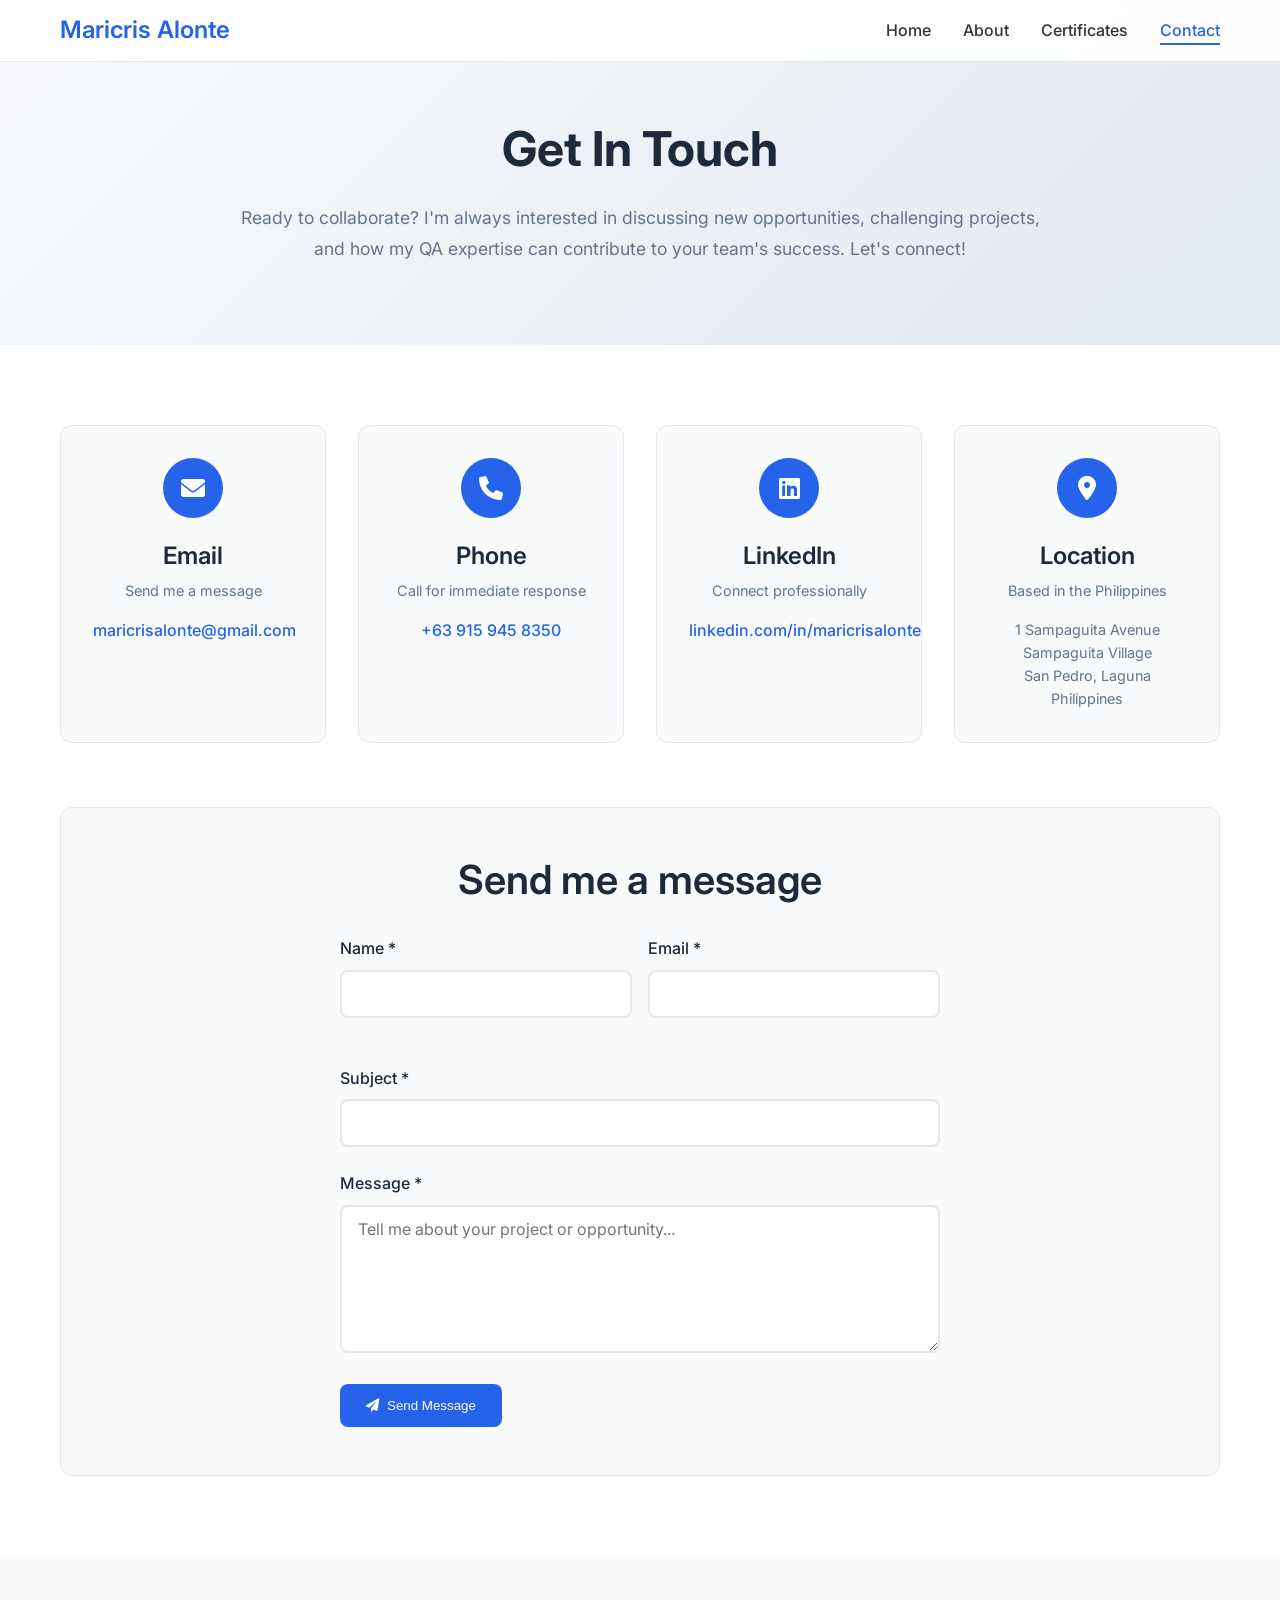
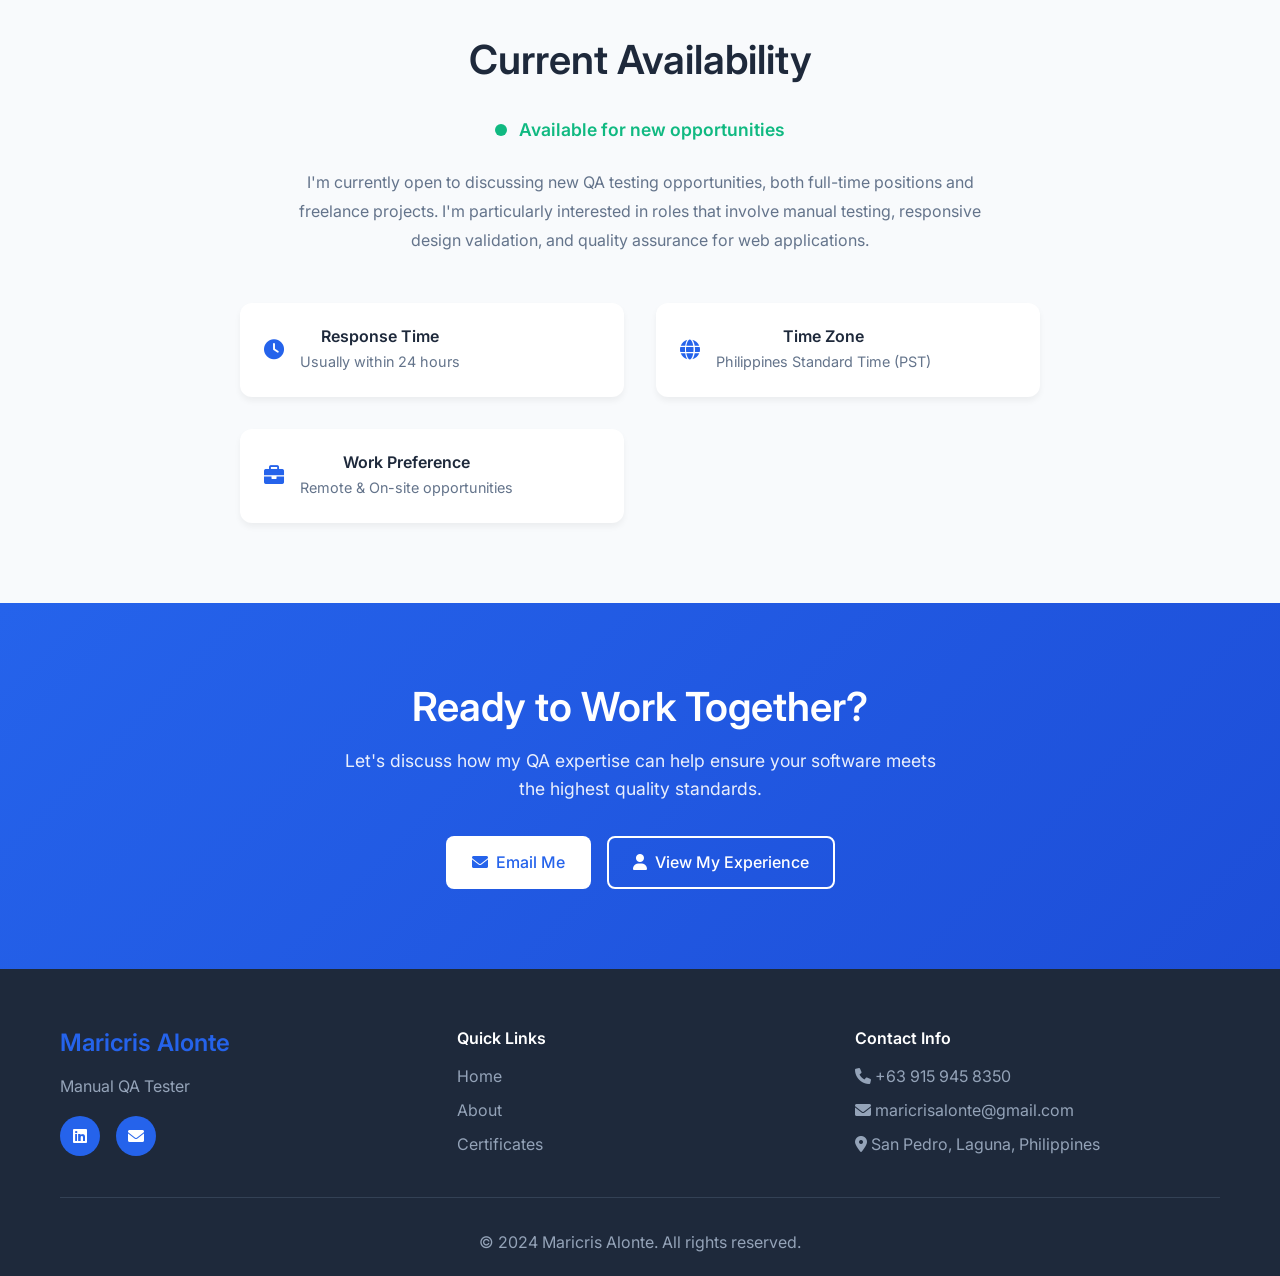
<file: public/contact.html>
<!DOCTYPE html>
<html lang="en">
<head>
    <meta charset="UTF-8">
    <meta name="viewport" content="width=device-width, initial-scale=1.0">
    <title>Contact - Maricris Alonte</title>
    <link rel="stylesheet" href="../assets/styles.css">
    <link href="https://fonts.googleapis.com/css2?family=Inter:wght@300;400;500;600;700&display=swap" rel="stylesheet">
    <link rel="stylesheet" href="https://cdnjs.cloudflare.com/ajax/libs/font-awesome/6.0.0/css/all.min.css">
</head>
<body>
    <!-- Navigation -->
    <nav class="navbar">
        <div class="nav-container">
            <div class="nav-logo">
                <h2><a href="../index.html" style="text-decoration: none; color: inherit;">Maricris Alonte</a></h2>
            </div>
            <ul class="nav-menu">
                <li class="nav-item">
                    <a href="../index.html" class="nav-link">Home</a>
                </li>
                <li class="nav-item">
                    <a href="about.html" class="nav-link">About</a>
                </li>
                <li class="nav-item">
                    <a href="certificates.html" class="nav-link">Certificates</a>
                </li>
                <li class="nav-item">
                    <a href="contact.html" class="nav-link active">Contact</a>
                </li>
            </ul>
            <div class="hamburger">
                <span class="bar"></span>
                <span class="bar"></span>
                <span class="bar"></span>
            </div>
        </div>
    </nav>

    <!-- Contact Hero Section -->
    <section class="contact-hero">
        <div class="container">
            <div class="contact-hero-content">
                <h1>Get In Touch</h1>
                <p class="contact-intro">
                    Ready to collaborate? I'm always interested in discussing new opportunities, 
                    challenging projects, and how my QA expertise can contribute to your team's success. 
                    Let's connect!
                </p>
            </div>
        </div>
    </section>

    <!-- Contact Information Section -->
    <section class="contact-section">
        <div class="container">
            <div class="contact-content">
                
                <!-- Contact Cards -->
                <div class="contact-cards">
                    
                    <!-- Email Card -->
                    <div class="contact-card">
                        <div class="contact-icon">
                            <i class="fas fa-envelope"></i>
                        </div>
                        <div class="contact-info">
                            <h3>Email</h3>
                            <p>Send me a message</p>
                            <a href="mailto:maricrisalonte@gmail.com" class="contact-link">
                                maricrisalonte@gmail.com
                            </a>
                        </div>
                    </div>

                    <!-- Phone Card -->
                    <div class="contact-card">
                        <div class="contact-icon">
                            <i class="fas fa-phone"></i>
                        </div>
                        <div class="contact-info">
                            <h3>Phone</h3>
                            <p>Call for immediate response</p>
                            <a href="tel:+639159458350" class="contact-link">
                                +63 915 945 8350
                            </a>
                        </div>
                    </div>

                    <!-- LinkedIn Card -->
                    <div class="contact-card">
                        <div class="contact-icon">
                            <i class="fab fa-linkedin"></i>
                        </div>
                        <div class="contact-info">
                            <h3>LinkedIn</h3>
                            <p>Connect professionally</p>
                            <a href="https://www.linkedin.com/in/maricrisalonte/" target="_blank" class="contact-link">
                                linkedin.com/in/maricrisalonte
                            </a>
                        </div>
                    </div>

                    <!-- Location Card -->
                    <div class="contact-card">
                        <div class="contact-icon">
                            <i class="fas fa-map-marker-alt"></i>
                        </div>
                        <div class="contact-info">
                            <h3>Location</h3>
                            <p>Based in the Philippines</p>
                            <div class="location-details">
                                <p>1 Sampaguita Avenue<br>
                                Sampaguita Village<br>
                                San Pedro, Laguna<br>
                                Philippines</p>
                            </div>
                        </div>
                    </div>

                </div>

                <!-- Contact Form -->
                <div class="contact-form-section">
                    <h2>Send me a message</h2>
                    <form class="contact-form" action="#" method="POST">
                        <div class="form-row">
                            <div class="form-group">
                                <label for="name">Name *</label>
                                <input type="text" id="name" name="name" required>
                            </div>
                            <div class="form-group">
                                <label for="email">Email *</label>
                                <input type="email" id="email" name="email" required>
                            </div>
                        </div>
                        <div class="form-group">
                            <label for="subject">Subject *</label>
                            <input type="text" id="subject" name="subject" required>
                        </div>
                        <div class="form-group">
                            <label for="message">Message *</label>
                            <textarea id="message" name="message" rows="6" required placeholder="Tell me about your project or opportunity..."></textarea>
                        </div>
                        <button type="submit" class="btn btn-primary">
                            <i class="fas fa-paper-plane"></i> Send Message
                        </button>
                    </form>
                </div>

            </div>
        </div>
    </section>

    <!-- Availability Section -->
    <section class="availability-section">
        <div class="container">
            <div class="availability-content">
                <h2>Current Availability</h2>
                <div class="availability-info">
                    <div class="availability-status">
                        <div class="status-indicator available"></div>
                        <span class="status-text">Available for new opportunities</span>
                    </div>
                    <p>
                        I'm currently open to discussing new QA testing opportunities, 
                        both full-time positions and freelance projects. I'm particularly 
                        interested in roles that involve manual testing, responsive design 
                        validation, and quality assurance for web applications.
                    </p>
                </div>
                <div class="availability-details">
                    <div class="detail-item">
                        <i class="fas fa-clock"></i>
                        <div>
                            <h4>Response Time</h4>
                            <p>Usually within 24 hours</p>
                        </div>
                    </div>
                    <div class="detail-item">
                        <i class="fas fa-globe"></i>
                        <div>
                            <h4>Time Zone</h4>
                            <p>Philippines Standard Time (PST)</p>
                        </div>
                    </div>
                    <div class="detail-item">
                        <i class="fas fa-briefcase"></i>
                        <div>
                            <h4>Work Preference</h4>
                            <p>Remote & On-site opportunities</p>
                        </div>
                    </div>
                </div>
            </div>
        </div>
    </section>

    <!-- CTA Section -->
    <section class="contact-cta">
        <div class="container">
            <div class="cta-content">
                <h2>Ready to Work Together?</h2>
                <p>
                    Let's discuss how my QA expertise can help ensure your software meets the highest quality standards.
                </p>
                <div class="cta-buttons">
                    <a href="mailto:maricrisalonte@gmail.com" class="btn btn-primary">
                        <i class="fas fa-envelope"></i> Email Me
                    </a>
                    <a href="about.html" class="btn btn-secondary">
                        <i class="fas fa-user"></i> View My Experience
                    </a>
                </div>
            </div>
        </div>
    </section>

    <!-- Footer -->
    <footer class="footer">
        <div class="container">
            <div class="footer-content">
                <div class="footer-section">
                    <h3>Maricris Alonte</h3>
                    <p>Manual QA Tester</p>
                    <div class="social-links">
                        <a href="https://www.linkedin.com/in/maricrisalonte/" target="_blank">
                            <i class="fab fa-linkedin"></i>
                        </a>
                        <a href="mailto:maricrisalonte@gmail.com">
                            <i class="fas fa-envelope"></i>
                        </a>
                    </div>
                </div>
                <div class="footer-section">
                    <h4>Quick Links</h4>
                    <ul class="footer-links">
                        <li><a href="../index.html">Home</a></li>
                        <li><a href="about.html">About</a></li>
                        <li><a href="certificates.html">Certificates</a></li>
                    </ul>
                </div>
                <div class="footer-section">
                    <h4>Contact Info</h4>
                    <p><i class="fas fa-phone"></i> +63 915 945 8350</p>
                    <p><i class="fas fa-envelope"></i> maricrisalonte@gmail.com</p>
                    <p><i class="fas fa-map-marker-alt"></i> San Pedro, Laguna, Philippines</p>
                </div>
            </div>
            <div class="footer-bottom">
                <p>&copy; 2024 Maricris Alonte. All rights reserved.</p>
            </div>
        </div>
    </footer>

    <script src="../assets/script.js"></script>
</body>
</html>
</file>
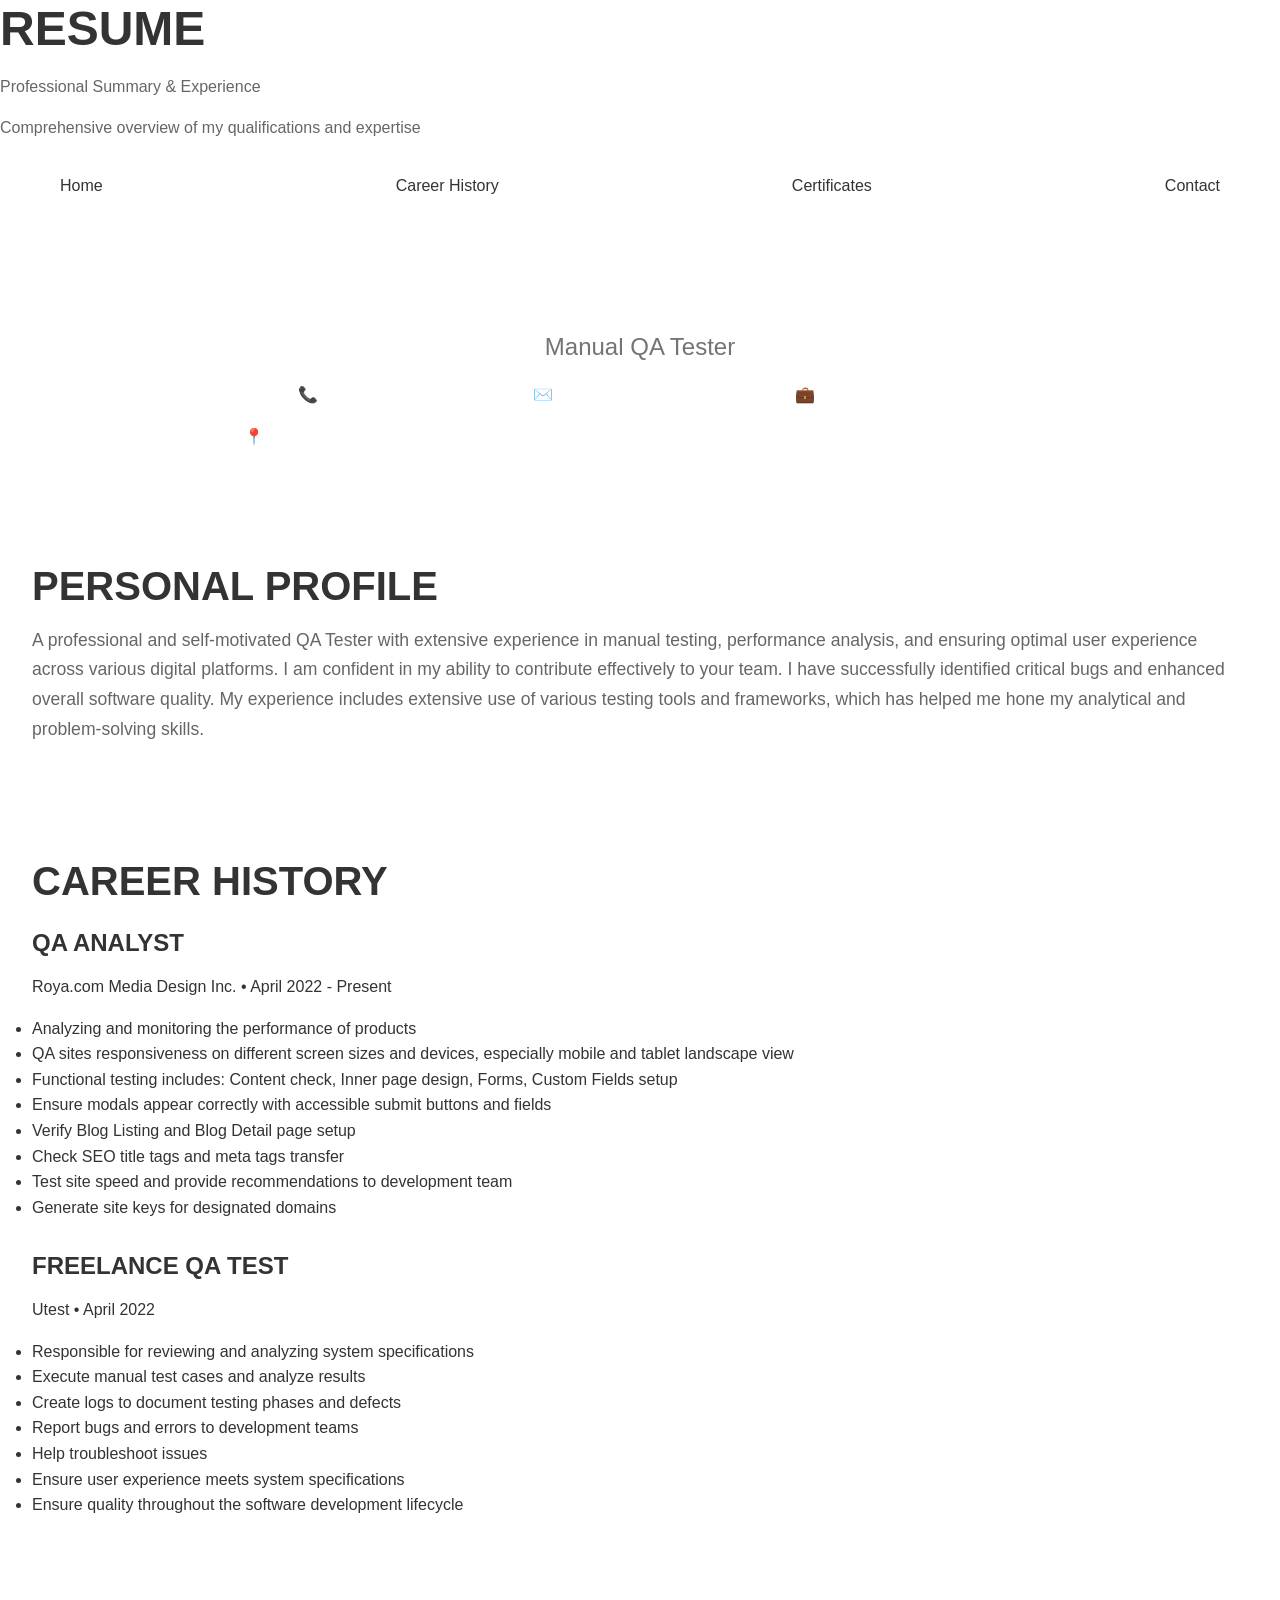
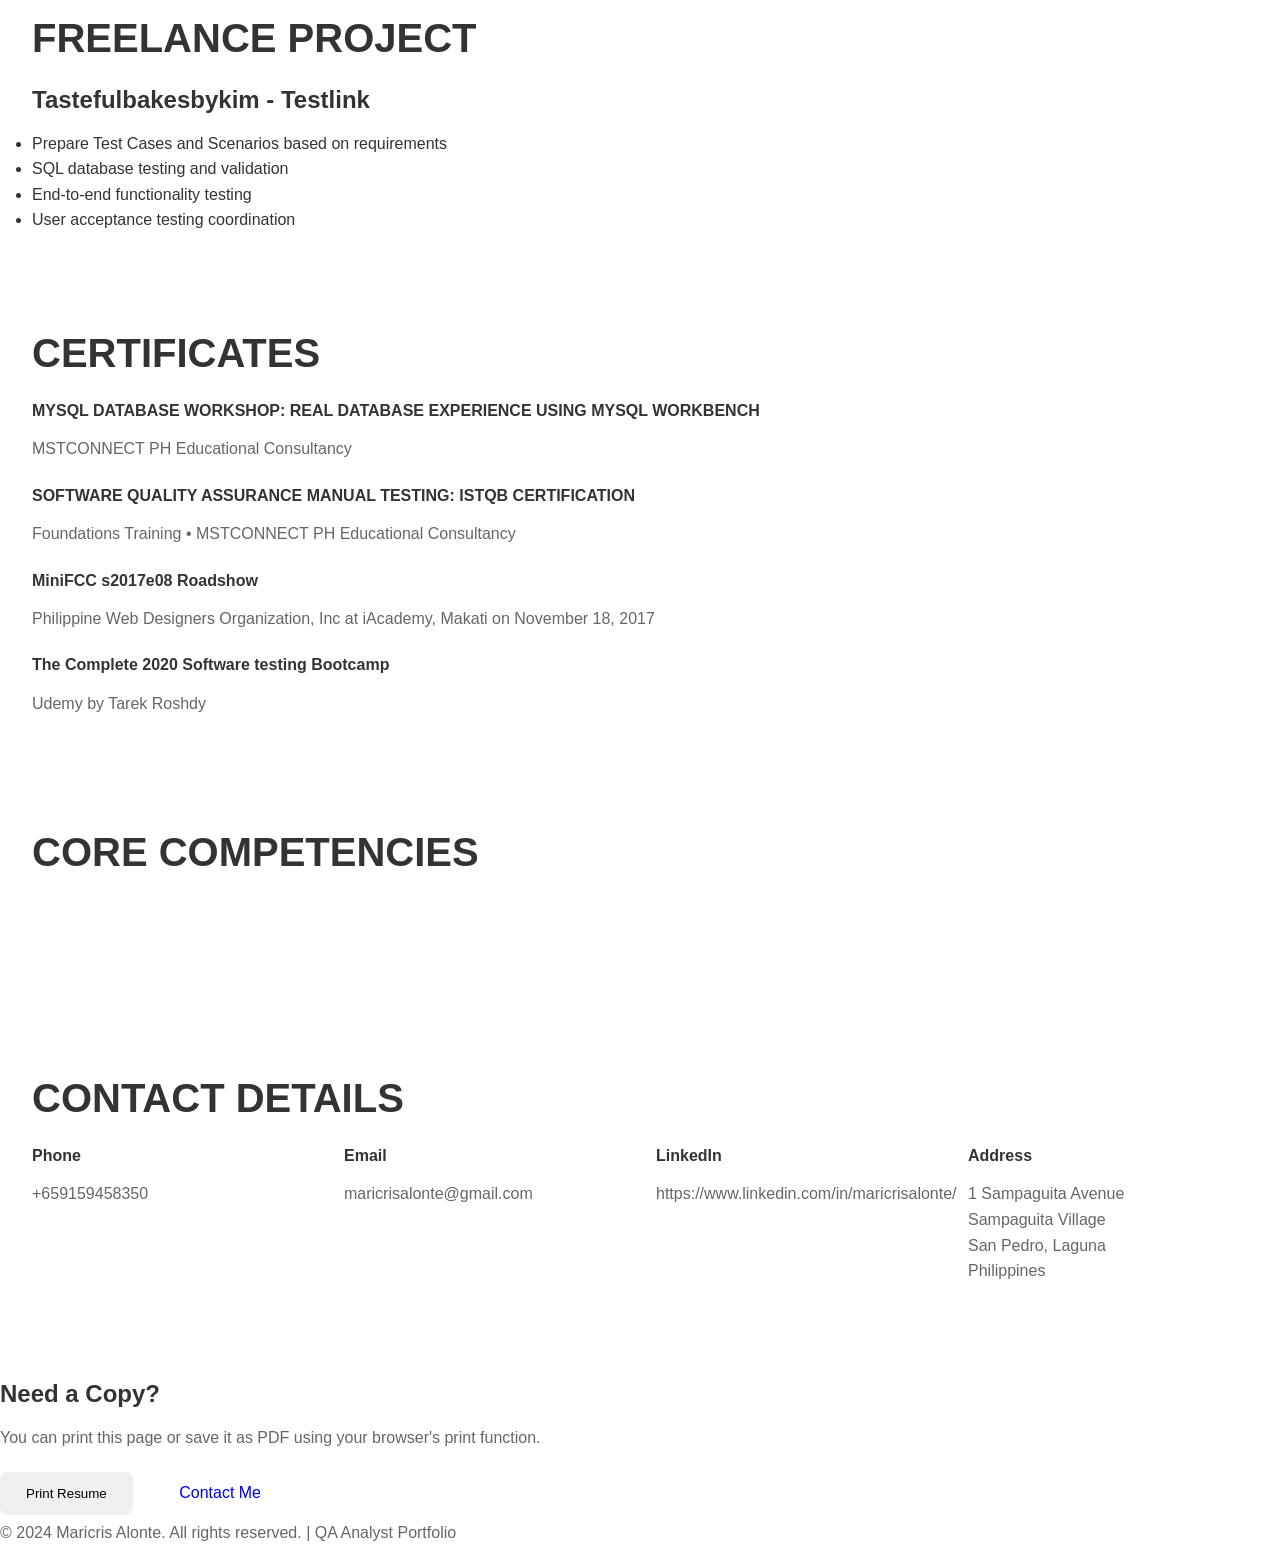
<file: public/my-resume.html>
<!DOCTYPE html>
<html lang="en">
<head>
    <meta charset="UTF-8">
    <meta name="viewport" content="width=device-width, initial-scale=1.0">
    <title>Resume - Maricris Alonte</title>
    <link rel="stylesheet" href="../assets/styles.css">
    <link rel="icon" href="data:image/svg+xml,<svg xmlns='http://www.w3.org/2000/svg' viewBox='0 0 100 100'><text y='.9em' font-size='90'>🎯</text></svg>">
    <style>
        .resume-section {
            margin-bottom: 2rem;
            padding: 2rem;
            background: white;
            border-radius: 10px;
            box-shadow: var(--card-shadow);
        }
        .resume-header {
            text-align: center;
            background: linear-gradient(135deg, var(--primary-color), var(--secondary-color));
            color: white;
            padding: 3rem 2rem;
            border-radius: 15px;
            margin-bottom: 2rem;
        }
        .contact-grid {
            display: grid;
            grid-template-columns: repeat(auto-fit, minmax(200px, 1fr));
            gap: 1rem;
            margin-top: 1rem;
        }
        .skill-tag {
            background: var(--accent-color);
            color: white;
            padding: 0.3rem 0.8rem;
            border-radius: 15px;
            font-size: 0.9rem;
            margin: 0.2rem;
            display: inline-block;
        }
    </style>
</head>
<body>
    <!-- Header Section -->
    <header>
        <div class="header-content fade-in">
            <h1>RESUME</h1>
            <p class="subtitle">Professional Summary & Experience</p>
            <p class="tagline">Comprehensive overview of my qualifications and expertise</p>
        </div>
    </header>

    <!-- Navigation -->
    <nav>
        <div class="nav-container">
            <a href="../index.html" class="nav-link">Home</a>
            <a href="about.html" class="nav-link">Career History</a>
            <a href="certificates.html" class="nav-link">Certificates</a>
            <a href="contact.html" class="nav-link">Contact</a>
        </div>
    </nav>

    <!-- Main Content -->
    <main>
        <!-- Resume Header -->
        <section class="fade-in">
            <div class="resume-header">
                <h1 style="color: white; font-size: 3rem; margin-bottom: 0.5rem;">MARICRIS ALONTE</h1>
                <p style="font-size: 1.5rem; opacity: 0.9; margin-bottom: 1rem;">Manual QA Tester</p>
                <div class="contact-grid" style="max-width: 800px; margin: 0 auto;">
                    <div>📞 +659159458350</div>
                    <div>✉️ maricrisalonte@gmail.com</div>
                    <div>💼 linkedin.com/in/maricrisalonte</div>
                    <div>📍 San Pedro, Laguna, Philippines</div>
                </div>
            </div>
        </section>

        <!-- Personal Profile -->
        <section class="resume-section fade-in">
            <h2 style="color: var(--primary-color); margin-bottom: 1rem;">PERSONAL PROFILE</h2>
            <p style="font-size: 1.1rem; line-height: 1.7;">
                A professional and self-motivated QA Tester with extensive experience in manual testing, 
                performance analysis, and ensuring optimal user experience across various digital platforms. 
                I am confident in my ability to contribute effectively to your team. I have successfully 
                identified critical bugs and enhanced overall software quality. My experience includes 
                extensive use of various testing tools and frameworks, which has helped me hone my 
                analytical and problem-solving skills.
            </p>
        </section>

        <!-- Career History -->
        <section class="resume-section fade-in">
            <h2 style="color: var(--primary-color); margin-bottom: 1.5rem;">CAREER HISTORY</h2>
            
            <!-- Current Position -->
            <div style="margin-bottom: 2rem;">
                <h3 style="color: var(--secondary-color);">QA ANALYST</h3>
                <p style="color: var(--accent-color); font-weight: 500;">Roya.com Media Design Inc. • April 2022 - Present</p>
                <ul style="margin-top: 1rem;">
                    <li>Analyzing and monitoring the performance of products</li>
                    <li>QA sites responsiveness on different screen sizes and devices, especially mobile and tablet landscape view</li>
                    <li>Functional testing includes: Content check, Inner page design, Forms, Custom Fields setup</li>
                    <li>Ensure modals appear correctly with accessible submit buttons and fields</li>
                    <li>Verify Blog Listing and Blog Detail page setup</li>
                    <li>Check SEO title tags and meta tags transfer</li>
                    <li>Test site speed and provide recommendations to development team</li>
                    <li>Generate site keys for designated domains</li>
                </ul>
            </div>

            <!-- Freelance Position -->
            <div>
                <h3 style="color: var(--secondary-color);">FREELANCE QA TEST</h3>
                <p style="color: var(--accent-color); font-weight: 500;">Utest • April 2022</p>
                <ul style="margin-top: 1rem;">
                    <li>Responsible for reviewing and analyzing system specifications</li>
                    <li>Execute manual test cases and analyze results</li>
                    <li>Create logs to document testing phases and defects</li>
                    <li>Report bugs and errors to development teams</li>
                    <li>Help troubleshoot issues</li>
                    <li>Ensure user experience meets system specifications</li>
                    <li>Ensure quality throughout the software development lifecycle</li>
                </ul>
            </div>
        </section>

        <!-- Freelance Project -->
        <section class="resume-section fade-in">
            <h2 style="color: var(--primary-color); margin-bottom: 1.5rem;">FREELANCE PROJECT</h2>
            <h3 style="color: var(--secondary-color);">Tastefulbakesbykim - Testlink</h3>
            <ul style="margin-top: 1rem;">
                <li>Prepare Test Cases and Scenarios based on requirements</li>
                <li>SQL database testing and validation</li>
                <li>End-to-end functionality testing</li>
                <li>User acceptance testing coordination</li>
            </ul>
        </section>

        <!-- Certificates -->
        <section class="resume-section fade-in">
            <h2 style="color: var(--primary-color); margin-bottom: 1.5rem;">CERTIFICATES</h2>
            
            <div style="margin-bottom: 1.5rem;">
                <h4 style="color: var(--secondary-color);">MYSQL DATABASE WORKSHOP: REAL DATABASE EXPERIENCE USING MYSQL WORKBENCH</h4>
                <p>MSTCONNECT PH Educational Consultancy</p>
            </div>

            <div style="margin-bottom: 1.5rem;">
                <h4 style="color: var(--secondary-color);">SOFTWARE QUALITY ASSURANCE MANUAL TESTING: ISTQB CERTIFICATION</h4>
                <p>Foundations Training • MSTCONNECT PH Educational Consultancy</p>
            </div>

            <div style="margin-bottom: 1.5rem;">
                <h4 style="color: var(--secondary-color);">MiniFCC s2017e08 Roadshow</h4>
                <p>Philippine Web Designers Organization, Inc at iAcademy, Makati on November 18, 2017</p>
            </div>

            <div>
                <h4 style="color: var(--secondary-color);">The Complete 2020 Software testing Bootcamp</h4>
                <p>Udemy by Tarek Roshdy</p>
            </div>
        </section>

        <!-- Core Skills -->
        <section class="resume-section fade-in">
            <h2 style="color: var(--primary-color); margin-bottom: 1.5rem;">CORE COMPETENCIES</h2>
            <div>
                <span class="skill-tag">Performance Analysis</span>
                <span class="skill-tag">Responsive Testing</span>
                <span class="skill-tag">Functional Testing</span>
                <span class="skill-tag">Manual Testing</span>
                <span class="skill-tag">Bug Reporting</span>
                <span class="skill-tag">SQL Testing</span>
                <span class="skill-tag">User Experience Testing</span>
                <span class="skill-tag">SEO Testing</span>
                <span class="skill-tag">Cross-browser Testing</span>
                <span class="skill-tag">Mobile Testing</span>
                <span class="skill-tag">Regression Testing</span>
                <span class="skill-tag">System Specification Analysis</span>
            </div>
        </section>

        <!-- Contact Details -->
        <section class="resume-section fade-in">
            <h2 style="color: var(--primary-color); margin-bottom: 1.5rem;">CONTACT DETAILS</h2>
            <div style="display: grid; grid-template-columns: repeat(auto-fit, minmax(250px, 1fr)); gap: 2rem;">
                <div>
                    <h4>Phone</h4>
                    <p>+659159458350</p>
                </div>
                <div>
                    <h4>Email</h4>
                    <p>maricrisalonte@gmail.com</p>
                </div>
                <div>
                    <h4>LinkedIn</h4>
                    <p>https://www.linkedin.com/in/maricrisalonte/</p>
                </div>
                <div>
                    <h4>Address</h4>
                    <p>1 Sampaguita Avenue<br>
                    Sampaguita Village<br>
                    San Pedro, Laguna<br>
                    Philippines</p>
                </div>
            </div>
        </section>

        <!-- Download/Print Section -->
        <section class="fade-in text-center" style="margin-top: 3rem;">
            <div class="card">
                <h3>Need a Copy?</h3>
                <p class="text-muted mb-2">
                    You can print this page or save it as PDF using your browser's print function.
                </p>
                <button onclick="window.print()" class="btn" style="margin-right: 1rem;">Print Resume</button>
                <a href="contact.html" class="btn">Contact Me</a>
            </div>
        </section>
    </main>

    <!-- Footer -->
    <footer>
        <p>&copy; 2024 Maricris Alonte. All rights reserved. | QA Analyst Portfolio</p>
    </footer>

    <script>
        // Add fade-in animation on scroll
        const observerOptions = {
            threshold: 0.1,
            rootMargin: '0px 0px -50px 0px'
        };

        const observer = new IntersectionObserver((entries) => {
            entries.forEach(entry => {
                if (entry.isIntersecting) {
                    entry.target.classList.add('fade-in');
                }
            });
        }, observerOptions);

        document.querySelectorAll('.resume-section, .fade-in').forEach(section => {
            observer.observe(section);
        });
    </script>
</body>
</html>
</file>
<file: assets/styles.css>
/* Reset and Base Styles */
* {
    margin: 0;
    padding: 0;
    box-sizing: border-box;
}

html {
    scroll-behavior: smooth;
}

body {
    font-family: 'Inter', -apple-system, BlinkMacSystemFont, 'Segoe UI', Roboto, sans-serif;
    line-height: 1.6;
    color: #333;
    background-color: #ffffff;
}

.container {
    max-width: 1200px;
    margin: 0 auto;
    padding: 0 20px;
}

/* Typography */
h1, h2, h3, h4, h5, h6 {
    font-weight: 600;
    line-height: 1.2;
    margin-bottom: 1rem;
}

h1 {
    font-size: 3rem;
    font-weight: 700;
}

h2 {
    font-size: 2.5rem;
}

h3 {
    font-size: 1.5rem;
}

p {
    margin-bottom: 1rem;
    color: #666;
}

/* Navigation */
.navbar {
    background: rgba(255, 255, 255, 0.95);
    backdrop-filter: blur(10px);
    border-bottom: 1px solid #e5e7eb;
    position: fixed;
    top: 0;
    width: 100%;
    z-index: 1000;
    transition: all 0.3s ease;
}

.nav-container {
    max-width: 1200px;
    margin: 0 auto;
    padding: 1rem 20px;
    display: flex;
    justify-content: space-between;
    align-items: center;
}

.nav-logo h2 {
    color: #2563eb;
    font-size: 1.5rem;
    margin: 0;
}

.nav-menu {
    display: flex;
    list-style: none;
    gap: 2rem;
}

.nav-link {
    text-decoration: none;
    color: #333;
    font-weight: 500;
    transition: color 0.3s ease;
    position: relative;
}

.nav-link:hover {
    color: #2563eb;
}

.nav-link::after {
    content: '';
    position: absolute;
    width: 0;
    height: 2px;
    bottom: -5px;
    left: 0;
    background-color: #2563eb;
    transition: width 0.3s ease;
}

.nav-link:hover::after {
    width: 100%;
}

/* Hamburger Menu */
.hamburger {
    display: none;
    flex-direction: column;
    cursor: pointer;
}

.bar {
    width: 25px;
    height: 3px;
    background-color: #333;
    margin: 3px 0;
    transition: 0.3s;
}

/* Buttons */
.btn {
    display: inline-flex;
    align-items: center;
    gap: 0.5rem;
    padding: 12px 24px;
    border-radius: 8px;
    text-decoration: none;
    font-weight: 500;
    transition: all 0.3s ease;
    border: 2px solid transparent;
    cursor: pointer;
}

.btn-primary {
    background: #2563eb;
    color: white;
}

.btn-primary:hover {
    background: #1d4ed8;
    transform: translateY(-2px);
    box-shadow: 0 10px 20px rgba(37, 99, 235, 0.3);
}

.btn-secondary {
    background: transparent;
    color: #2563eb;
    border-color: #2563eb;
}

.btn-secondary:hover {
    background: #2563eb;
    color: white;
    transform: translateY(-2px);
    box-shadow: 0 10px 20px rgba(37, 99, 235, 0.3);
}

.btn-outline {
    background: transparent;
    color: #333;
    border-color: #333;
}

.btn-outline:hover {
    background: #333;
    color: white;
}

/* Hero Section */
.hero {
    padding: 120px 0 80px;
    background: linear-gradient(135deg, #f8fafc 0%, #e2e8f0 100%);
    min-height: 100vh;
    display: flex;
    align-items: center;
}

.hero-container {
    max-width: 1200px;
    margin: 0 auto;
    padding: 0 20px;
    display: grid;
    grid-template-columns: 1fr 1fr;
    gap: 4rem;
    align-items: center;
}

.hero-title {
    color: #1e293b;
    margin-bottom: 0.5rem;
    font-size: 3.5rem;
}

.hero-subtitle {
    color: #2563eb;
    margin-bottom: 1.5rem;
    font-size: 1.5rem;
    font-weight: 500;
}

.hero-description {
    font-size: 1.1rem;
    color: #64748b;
    margin-bottom: 2rem;
    line-height: 1.8;
}

.hero-buttons {
    display: flex;
    gap: 1rem;
    flex-wrap: wrap;
}

.hero-image {
    display: flex;
    justify-content: center;
}

.profile-card {
    background: white;
    padding: 3rem 2rem;
    border-radius: 20px;
    text-align: center;
    box-shadow: 0 20px 40px rgba(0, 0, 0, 0.1);
    border: 1px solid #e5e7eb;
}

.profile-icon {
    font-size: 4rem;
    color: #2563eb;
    margin-bottom: 1rem;
}

.profile-card h3 {
    color: #1e293b;
    margin-bottom: 0.5rem;
}

.profile-card p {
    color: #64748b;
    margin: 0;
}

/* Section Titles */
.section-title {
    text-align: center;
    margin-bottom: 3rem;
    color: #1e293b;
    position: relative;
}

.section-title::after {
    content: '';
    position: absolute;
    bottom: -10px;
    left: 50%;
    transform: translateX(-50%);
    width: 60px;
    height: 3px;
    background: #2563eb;
}

/* Skills Preview */
.skills-preview {
    padding: 80px 0;
    background: white;
}

.skills-grid {
    display: grid;
    grid-template-columns: repeat(auto-fit, minmax(250px, 1fr));
    gap: 2rem;
}

.skill-card {
    background: #f8fafc;
    padding: 2rem;
    border-radius: 12px;
    text-align: center;
    transition: all 0.3s ease;
    border: 1px solid #e5e7eb;
}

.skill-card:hover {
    transform: translateY(-5px);
    box-shadow: 0 15px 30px rgba(0, 0, 0, 0.1);
    background: white;
}

.skill-card i {
    font-size: 2.5rem;
    color: #2563eb;
    margin-bottom: 1rem;
}

.skill-card h3 {
    color: #1e293b;
    margin-bottom: 1rem;
}

.skill-card p {
    color: #64748b;
    margin: 0;
}

/* Experience Highlight */
.experience-highlight {
    padding: 80px 0;
    background: #f8fafc;
}

.experience-content {
    display: grid;
    grid-template-columns: 1fr 1fr;
    gap: 4rem;
    align-items: center;
}

.experience-text h2 {
    color: #1e293b;
    margin-bottom: 0.5rem;
}

.experience-text h3 {
    color: #2563eb;
    margin-bottom: 0.5rem;
}

.experience-date {
    color: #64748b;
    font-weight: 500;
    margin-bottom: 1.5rem;
}

.experience-list {
    list-style: none;
    margin-bottom: 2rem;
}

.experience-list li {
    padding: 0.5rem 0;
    color: #64748b;
    position: relative;
    padding-left: 1.5rem;
}

.experience-list li::before {
    content: '✓';
    position: absolute;
    left: 0;
    color: #10b981;
    font-weight: bold;
}

.career-img {
    width: 100%;
    border-radius: 12px;
    box-shadow: 0 10px 20px rgba(0, 0, 0, 0.1);
}

/* Certificates Preview */
.certificates-preview {
    padding: 80px 0;
    background: white;
}

.certificates-grid {
    display: grid;
    grid-template-columns: repeat(auto-fit, minmax(300px, 1fr));
    gap: 2rem;
    margin-bottom: 3rem;
}

.cert-card {
    background: #f8fafc;
    padding: 2rem;
    border-radius: 12px;
    text-align: center;
    transition: all 0.3s ease;
    border: 1px solid #e5e7eb;
}

.cert-card:hover {
    transform: translateY(-5px);
    box-shadow: 0 15px 30px rgba(0, 0, 0, 0.1);
    background: white;
}

.cert-image {
    width: 100%;
    height: 200px;
    object-fit: cover;
    border-radius: 8px;
    margin-bottom: 1rem;
}

.cert-card h3 {
    color: #1e293b;
    margin-bottom: 0.5rem;
}

.cert-card p {
    color: #64748b;
    margin: 0;
}

.certificates-link {
    text-align: center;
}

/* Footer */
.footer {
    background: #1e293b;
    color: white;
    padding: 60px 0 20px;
}

.footer-content {
    display: grid;
    grid-template-columns: repeat(auto-fit, minmax(250px, 1fr));
    gap: 2rem;
    margin-bottom: 2rem;
}

.footer-section h3 {
    color: #2563eb;
    margin-bottom: 1rem;
}

.footer-section h4 {
    margin-bottom: 1rem;
}

.footer-section p {
    color: #94a3b8;
    margin-bottom: 0.5rem;
}

.social-links {
    display: flex;
    gap: 1rem;
    margin-top: 1rem;
}

.social-links a {
    display: flex;
    align-items: center;
    justify-content: center;
    width: 40px;
    height: 40px;
    background: #2563eb;
    color: white;
    border-radius: 50%;
    text-decoration: none;
    transition: all 0.3s ease;
}

.social-links a:hover {
    background: #1d4ed8;
    transform: translateY(-2px);
}

.footer-links {
    list-style: none;
}

.footer-links li {
    margin-bottom: 0.5rem;
}

.footer-links a {
    color: #94a3b8;
    text-decoration: none;
    transition: color 0.3s ease;
}

.footer-links a:hover {
    color: #2563eb;
}

.footer-bottom {
    text-align: center;
    padding-top: 2rem;
    border-top: 1px solid #334155;
}

.footer-bottom p {
    color: #94a3b8;
    margin: 0;
}

/* About Page Styles */
.about-hero {
    padding: 120px 0 80px;
    background: linear-gradient(135deg, #f8fafc 0%, #e2e8f0 100%);
    text-align: center;
}

.about-hero-content h1 {
    color: #1e293b;
    margin-bottom: 0.5rem;
}

.about-hero-content h2 {
    color: #2563eb;
    margin-bottom: 1.5rem;
    font-weight: 500;
}

.about-intro {
    font-size: 1.1rem;
    color: #64748b;
    max-width: 800px;
    margin: 0 auto;
    line-height: 1.8;
}

.skills-section {
    padding: 80px 0;
    background: white;
}

.skills-detailed {
    display: grid;
    grid-template-columns: repeat(auto-fit, minmax(350px, 1fr));
    gap: 3rem;
}

.skill-category {
    background: #f8fafc;
    padding: 2rem;
    border-radius: 12px;
    border: 1px solid #e5e7eb;
}

.skill-category h3 {
    color: #1e293b;
    margin-bottom: 1.5rem;
    display: flex;
    align-items: center;
    gap: 0.5rem;
}

.skill-category i {
    color: #2563eb;
    font-size: 1.2rem;
}

.skills-list {
    list-style: none;
    margin: 0;
}

.skills-list li {
    padding: 0.75rem 0;
    color: #64748b;
    position: relative;
    padding-left: 1.5rem;
    border-bottom: 1px solid #e5e7eb;
}

.skills-list li:last-child {
    border-bottom: none;
}

.skills-list li::before {
    content: '•';
    position: absolute;
    left: 0;
    color: #2563eb;
    font-weight: bold;
    font-size: 1.2rem;
}

.career-section {
    padding: 80px 0;
    background: #f8fafc;
}

.job-card {
    background: white;
    padding: 2.5rem;
    border-radius: 12px;
    margin-bottom: 2rem;
    box-shadow: 0 4px 6px rgba(0, 0, 0, 0.05);
    border: 1px solid #e5e7eb;
    transition: all 0.3s ease;
}

.job-card:hover {
    transform: translateY(-2px);
    box-shadow: 0 10px 20px rgba(0, 0, 0, 0.1);
}

.job-card.current {
    border-left: 4px solid #2563eb;
}

.job-header {
    display: flex;
    justify-content: space-between;
    align-items: flex-start;
    margin-bottom: 1.5rem;
}

.job-info h3 {
    color: #1e293b;
    margin-bottom: 0.5rem;
}

.job-info h4 {
    color: #2563eb;
    margin-bottom: 0.5rem;
    font-weight: 500;
}

.job-date {
    color: #64748b;
    font-size: 0.9rem;
    display: flex;
    align-items: center;
    gap: 0.5rem;
}

.status-badge {
    background: #10b981;
    color: white;
    padding: 0.25rem 0.75rem;
    border-radius: 20px;
    font-size: 0.8rem;
    font-weight: 500;
}

.job-description p {
    color: #64748b;
    margin-bottom: 1.5rem;
    font-style: italic;
}

.job-description h5 {
    color: #1e293b;
    margin-bottom: 1rem;
    font-size: 1rem;
}

.job-responsibilities {
    list-style: none;
    margin: 0;
}

.job-responsibilities li {
    padding: 0.5rem 0;
    color: #64748b;
    position: relative;
    padding-left: 1.5rem;
    line-height: 1.6;
}

.job-responsibilities li::before {
    content: '▸';
    position: absolute;
    left: 0;
    color: #2563eb;
    font-weight: bold;
}

.philosophy-section {
    padding: 80px 0;
    background: white;
    text-align: center;
}

.philosophy-content h2 {
    color: #1e293b;
    margin-bottom: 2rem;
}

.philosophy-text {
    max-width: 800px;
    margin: 0 auto 3rem;
}

.philosophy-text p {
    font-size: 1.1rem;
    color: #64748b;
    line-height: 1.8;
    margin-bottom: 1.5rem;
}

.cta-section {
    display: flex;
    gap: 1rem;
    justify-content: center;
    flex-wrap: wrap;
}

.nav-link.active {
    color: #2563eb;
}

.nav-link.active::after {
    width: 100%;
}

/* Certificates Page Styles */
.certificates-hero {
    padding: 120px 0 80px;
    background: linear-gradient(135deg, #f8fafc 0%, #e2e8f0 100%);
    text-align: center;
}

.certificates-hero-content h1 {
    color: #1e293b;
    margin-bottom: 1.5rem;
}

.certificates-intro {
    font-size: 1.1rem;
    color: #64748b;
    max-width: 800px;
    margin: 0 auto;
    line-height: 1.8;
}

.certifications-section {
    padding: 80px 0;
    background: white;
}

.certifications-grid {
    display: grid;
    grid-template-columns: repeat(auto-fit, minmax(400px, 1fr));
    gap: 2rem;
}

.certification-card {
    background: #f8fafc;
    border-radius: 12px;
    overflow: hidden;
    box-shadow: 0 4px 6px rgba(0, 0, 0, 0.05);
    border: 1px solid #e5e7eb;
    transition: all 0.3s ease;
}

.certification-card:hover {
    transform: translateY(-5px);
    box-shadow: 0 20px 40px rgba(0, 0, 0, 0.1);
}

.certification-card.featured {
    border: 2px solid #2563eb;
    background: linear-gradient(135deg, #f8fafc 0%, #ffffff 100%);
}

.cert-image-container {
    position: relative;
    height: 200px;
    overflow: hidden;
}

.cert-img {
    width: 100%;
    height: 100%;
    object-fit: cover;
}

.cert-placeholder {
    display: flex;
    align-items: center;
    justify-content: center;
    height: 100%;
    background: linear-gradient(135deg, #2563eb 0%, #1d4ed8 100%);
}

.cert-placeholder i {
    font-size: 3rem;
    color: white;
}

.cert-overlay {
    position: absolute;
    top: 10px;
    right: 10px;
    background: rgba(37, 99, 235, 0.9);
    color: white;
    padding: 8px;
    border-radius: 50%;
    width: 40px;
    height: 40px;
    display: flex;
    align-items: center;
    justify-content: center;
}

.cert-content {
    padding: 2rem;
}

.cert-badge {
    background: #10b981;
    color: white;
    padding: 0.25rem 0.75rem;
    border-radius: 20px;
    font-size: 0.8rem;
    font-weight: 500;
    margin-bottom: 1rem;
    display: inline-block;
}

.cert-content h3 {
    color: #1e293b;
    margin-bottom: 0.5rem;
    font-size: 1.25rem;
}

.cert-content h4 {
    color: #2563eb;
    margin-bottom: 1.5rem;
    font-weight: 500;
    font-size: 1rem;
}

.cert-details {
    margin-bottom: 1.5rem;
}

.cert-details p {
    color: #64748b;
    margin-bottom: 0.5rem;
    font-size: 0.9rem;
    display: flex;
    align-items: center;
    gap: 0.5rem;
}

.cert-details i {
    color: #2563eb;
    width: 16px;
}

.cert-description {
    margin-bottom: 1.5rem;
}

.cert-description p {
    color: #64748b;
    line-height: 1.6;
    font-size: 0.95rem;
}

.cert-skills {
    display: flex;
    flex-wrap: wrap;
    gap: 0.5rem;
}

.skill-tag {
    background: #e2e8f0;
    color: #475569;
    padding: 0.25rem 0.75rem;
    border-radius: 20px;
    font-size: 0.8rem;
    font-weight: 500;
}

.continuing-education {
    padding: 80px 0;
    background: #f8fafc;
}

.education-content {
    display: grid;
    grid-template-columns: 2fr 1fr;
    gap: 4rem;
    align-items: center;
    margin-bottom: 3rem;
}

.education-text p {
    color: #64748b;
    line-height: 1.8;
    margin-bottom: 1.5rem;
}

.learning-stats {
    display: flex;
    flex-direction: column;
    gap: 2rem;
}

.stat-item {
    text-align: center;
    padding: 1.5rem;
    background: white;
    border-radius: 12px;
    box-shadow: 0 4px 6px rgba(0, 0, 0, 0.05);
}

.stat-number {
    font-size: 2.5rem;
    font-weight: 700;
    color: #2563eb;
    margin-bottom: 0.5rem;
}

.stat-label {
    color: #64748b;
    font-weight: 500;
}

/* Contact Page Styles */
.contact-hero {
    padding: 120px 0 80px;
    background: linear-gradient(135deg, #f8fafc 0%, #e2e8f0 100%);
    text-align: center;
}

.contact-hero-content h1 {
    color: #1e293b;
    margin-bottom: 1.5rem;
}

.contact-intro {
    font-size: 1.1rem;
    color: #64748b;
    max-width: 800px;
    margin: 0 auto;
    line-height: 1.8;
}

.contact-section {
    padding: 80px 0;
    background: white;
}

.contact-content {
    display: grid;
    gap: 4rem;
}

.contact-cards {
    display: grid;
    grid-template-columns: repeat(auto-fit, minmax(250px, 1fr));
    gap: 2rem;
}

.contact-card {
    background: #f8fafc;
    padding: 2rem;
    border-radius: 12px;
    text-align: center;
    border: 1px solid #e5e7eb;
    transition: all 0.3s ease;
}

.contact-card:hover {
    transform: translateY(-5px);
    box-shadow: 0 15px 30px rgba(0, 0, 0, 0.1);
    background: white;
}

.contact-icon {
    width: 60px;
    height: 60px;
    background: #2563eb;
    border-radius: 50%;
    display: flex;
    align-items: center;
    justify-content: center;
    margin: 0 auto 1.5rem;
}

.contact-icon i {
    font-size: 1.5rem;
    color: white;
}

.contact-info h3 {
    color: #1e293b;
    margin-bottom: 0.5rem;
}

.contact-info p {
    color: #64748b;
    margin-bottom: 1rem;
    font-size: 0.9rem;
}

.contact-link {
    color: #2563eb;
    text-decoration: none;
    font-weight: 500;
    transition: color 0.3s ease;
}

.contact-link:hover {
    color: #1d4ed8;
}

.location-details p {
    color: #64748b;
    line-height: 1.6;
    margin: 0;
}

.contact-form-section {
    background: #f8fafc;
    padding: 3rem;
    border-radius: 12px;
    border: 1px solid #e5e7eb;
}

.contact-form-section h2 {
    color: #1e293b;
    margin-bottom: 2rem;
    text-align: center;
}

.contact-form {
    max-width: 600px;
    margin: 0 auto;
}

.form-row {
    display: grid;
    grid-template-columns: 1fr 1fr;
    gap: 1rem;
    margin-bottom: 1.5rem;
}

.form-group {
    margin-bottom: 1.5rem;
}

.form-group label {
    display: block;
    color: #1e293b;
    font-weight: 500;
    margin-bottom: 0.5rem;
}

.form-group input,
.form-group textarea {
    width: 100%;
    padding: 12px 16px;
    border: 2px solid #e5e7eb;
    border-radius: 8px;
    font-size: 1rem;
    transition: border-color 0.3s ease;
    font-family: inherit;
}

.form-group input:focus,
.form-group textarea:focus {
    outline: none;
    border-color: #2563eb;
}

.form-group textarea {
    resize: vertical;
    min-height: 120px;
}

.availability-section {
    padding: 80px 0;
    background: #f8fafc;
}

.availability-content {
    text-align: center;
}

.availability-content h2 {
    color: #1e293b;
    margin-bottom: 2rem;
}

.availability-info {
    margin-bottom: 3rem;
}

.availability-status {
    display: flex;
    align-items: center;
    justify-content: center;
    gap: 0.75rem;
    margin-bottom: 1.5rem;
}

.status-indicator {
    width: 12px;
    height: 12px;
    border-radius: 50%;
    animation: pulse 2s infinite;
}

.status-indicator.available {
    background: #10b981;
}

@keyframes pulse {
    0% {
        box-shadow: 0 0 0 0 rgba(16, 185, 129, 0.7);
    }
    70% {
        box-shadow: 0 0 0 10px rgba(16, 185, 129, 0);
    }
    100% {
        box-shadow: 0 0 0 0 rgba(16, 185, 129, 0);
    }
}

.status-text {
    color: #10b981;
    font-weight: 600;
    font-size: 1.1rem;
}

.availability-info p {
    color: #64748b;
    max-width: 700px;
    margin: 0 auto;
    line-height: 1.8;
}

.availability-details {
    display: grid;
    grid-template-columns: repeat(auto-fit, minmax(250px, 1fr));
    gap: 2rem;
    max-width: 800px;
    margin: 0 auto;
}

.detail-item {
    display: flex;
    align-items: center;
    gap: 1rem;
    background: white;
    padding: 1.5rem;
    border-radius: 12px;
    box-shadow: 0 4px 6px rgba(0, 0, 0, 0.05);
}

.detail-item i {
    color: #2563eb;
    font-size: 1.25rem;
    width: 20px;
}

.detail-item h4 {
    color: #1e293b;
    margin-bottom: 0.25rem;
    font-size: 1rem;
}

.detail-item p {
    color: #64748b;
    margin: 0;
    font-size: 0.9rem;
}

.contact-cta {
    padding: 80px 0;
    background: linear-gradient(135deg, #2563eb 0%, #1d4ed8 100%);
    text-align: center;
    color: white;
}

.cta-content h2 {
    color: white;
    margin-bottom: 1rem;
}

.cta-content p {
    color: rgba(255, 255, 255, 0.9);
    font-size: 1.1rem;
    max-width: 600px;
    margin: 0 auto 2rem;
}

.cta-buttons {
    display: flex;
    gap: 1rem;
    justify-content: center;
    flex-wrap: wrap;
}

.contact-cta .btn-primary {
    background: white;
    color: #2563eb;
}

.contact-cta .btn-primary:hover {
    background: #f8fafc;
}

.contact-cta .btn-secondary {
    background: transparent;
    color: white;
    border-color: white;
}

.contact-cta .btn-secondary:hover {
    background: white;
    color: #2563eb;
}

/* Responsive Design */
@media (max-width: 768px) {
    .hamburger {
        display: flex;
    }
    
    .nav-menu {
        position: fixed;
        left: -100%;
        top: 70px;
        flex-direction: column;
        background-color: white;
        width: 100%;
        text-align: center;
        transition: 0.3s;
        box-shadow: 0 10px 27px rgba(0, 0, 0, 0.05);
        padding: 2rem 0;
    }
    
    .nav-menu.active {
        left: 0;
    }
    
    .hero-container {
        grid-template-columns: 1fr;
        text-align: center;
        gap: 2rem;
    }
    
    .hero-title {
        font-size: 2.5rem;
    }
    
    .hero-buttons {
        justify-content: center;
    }
    
    .experience-content {
        grid-template-columns: 1fr;
        text-align: center;
    }
    
    .skills-grid {
        grid-template-columns: 1fr;
    }
    
    .certificates-grid {
        grid-template-columns: 1fr;
    }
    
    .footer-content {
        grid-template-columns: 1fr;
        text-align: center;
    }
    
    h1 {
        font-size: 2rem;
    }
    
    h2 {
        font-size: 1.8rem;
    }
}

@media (max-width: 480px) {
    .hero {
        padding: 100px 0 60px;
    }
    
    .hero-title {
        font-size: 2rem;
    }
    
    .hero-subtitle {
        font-size: 1.2rem;
    }
    
    .btn {
        padding: 10px 20px;
        font-size: 0.9rem;
    }
    
    .hero-buttons {
        flex-direction: column;
        align-items: center;
    }
    
    .hero-buttons .btn {
        width: 100%;
        max-width: 250px;
    }
    
    /* About Page Responsive */
    .skills-detailed {
        grid-template-columns: 1fr;
    }
    
    .job-header {
        flex-direction: column;
        gap: 1rem;
    }
    
    /* Certificates Page Responsive */
    .certifications-grid {
        grid-template-columns: 1fr;
    }
    
    .education-content {
        grid-template-columns: 1fr;
        gap: 2rem;
    }
    
    .learning-stats {
        flex-direction: row;
        justify-content: space-around;
    }
    
    /* Contact Page Responsive */
    .contact-cards {
        grid-template-columns: 1fr;
    }
    
    .form-row {
        grid-template-columns: 1fr;
    }
    
    .availability-details {
        grid-template-columns: 1fr;
    }
    
    .detail-item {
        justify-content: center;
        text-align: center;
    }
    
    .cta-buttons {
        flex-direction: column;
        align-items: center;
    }
    
    .cta-buttons .btn {
        width: 100%;
        max-width: 250px;
    }
}
</file>
